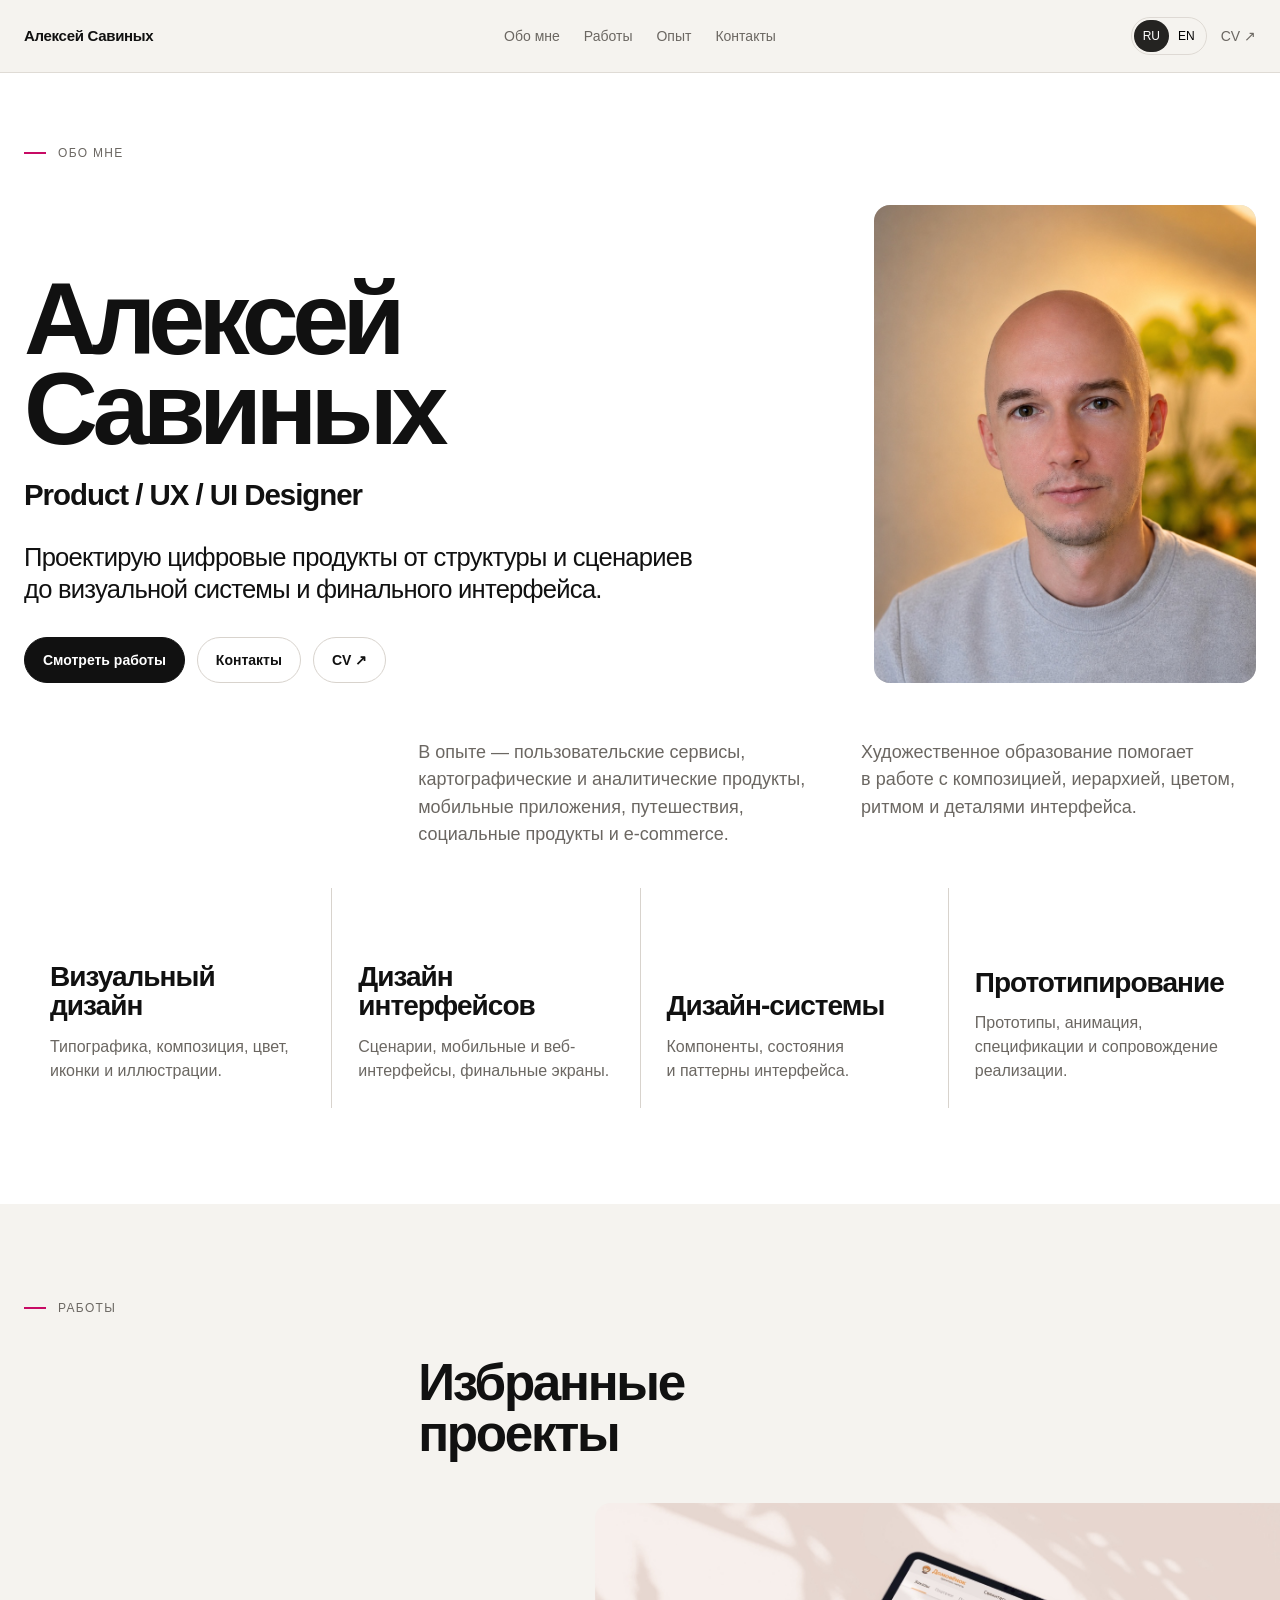
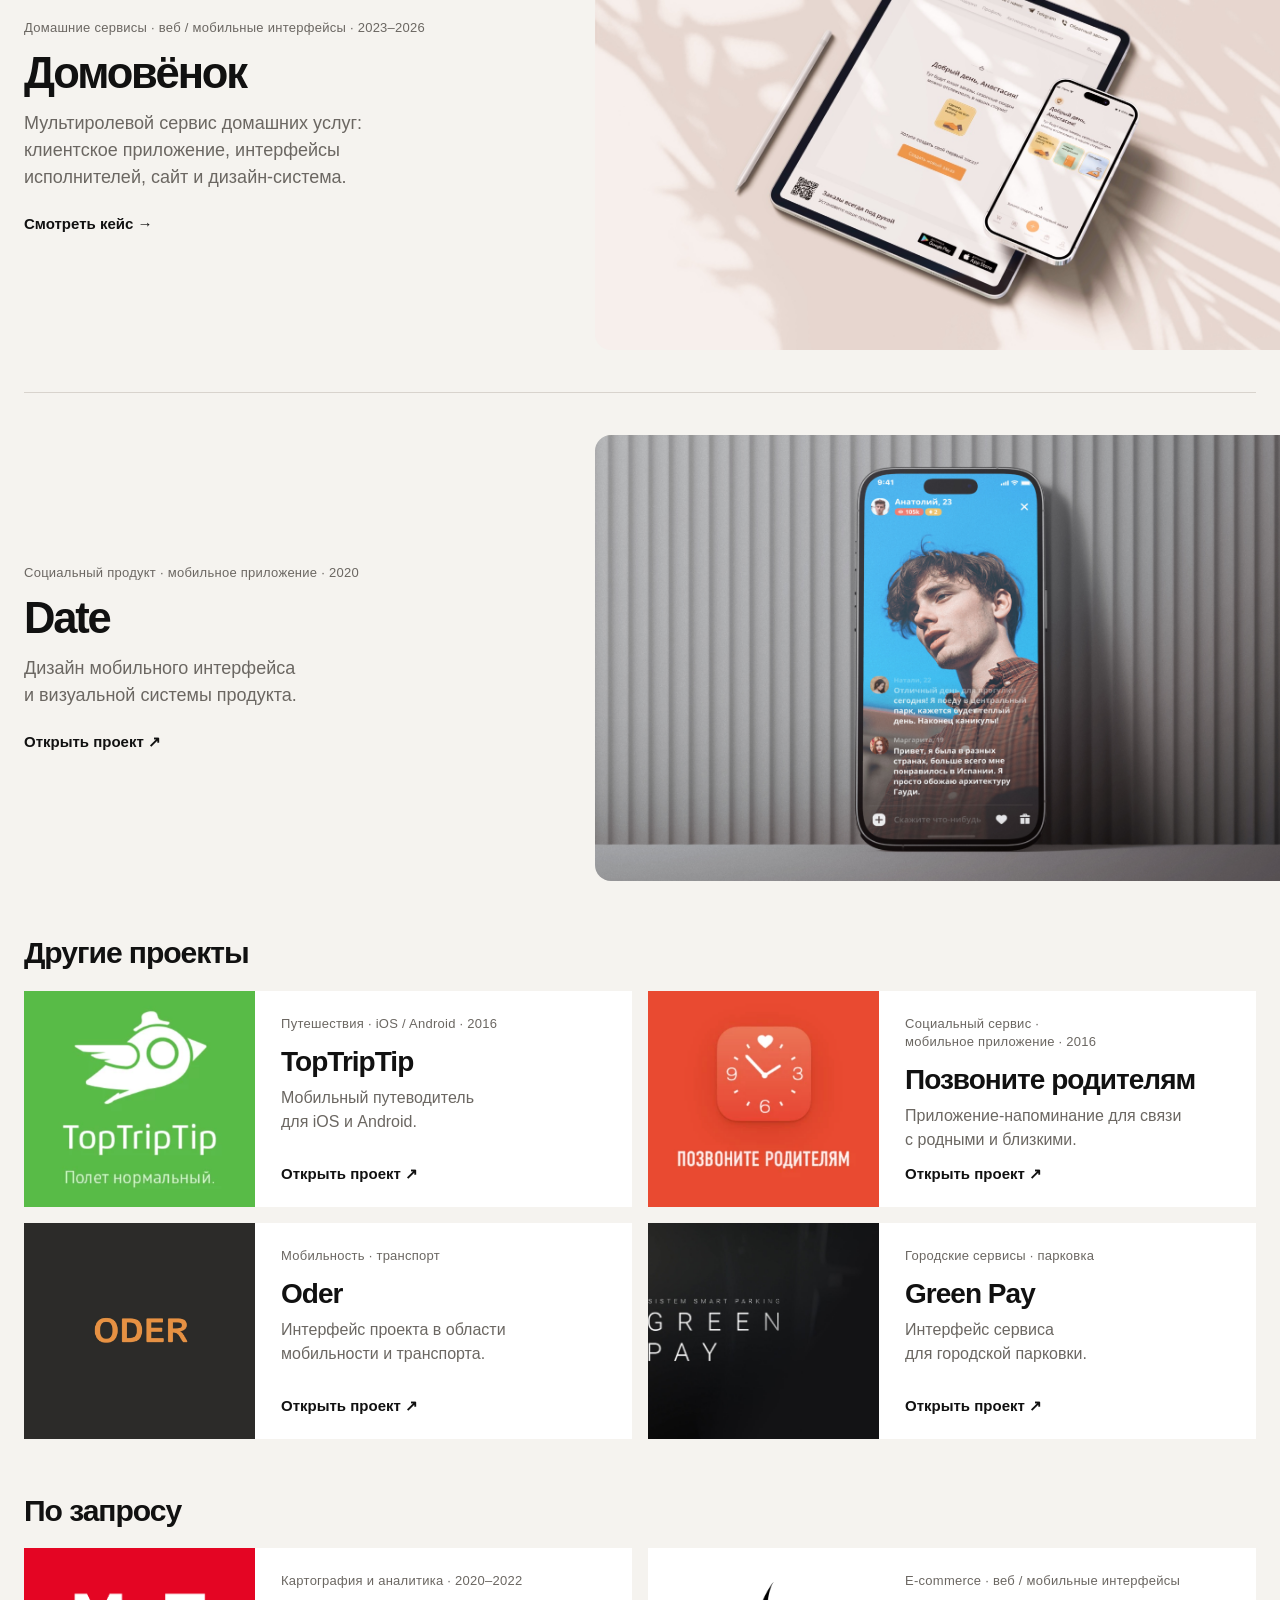
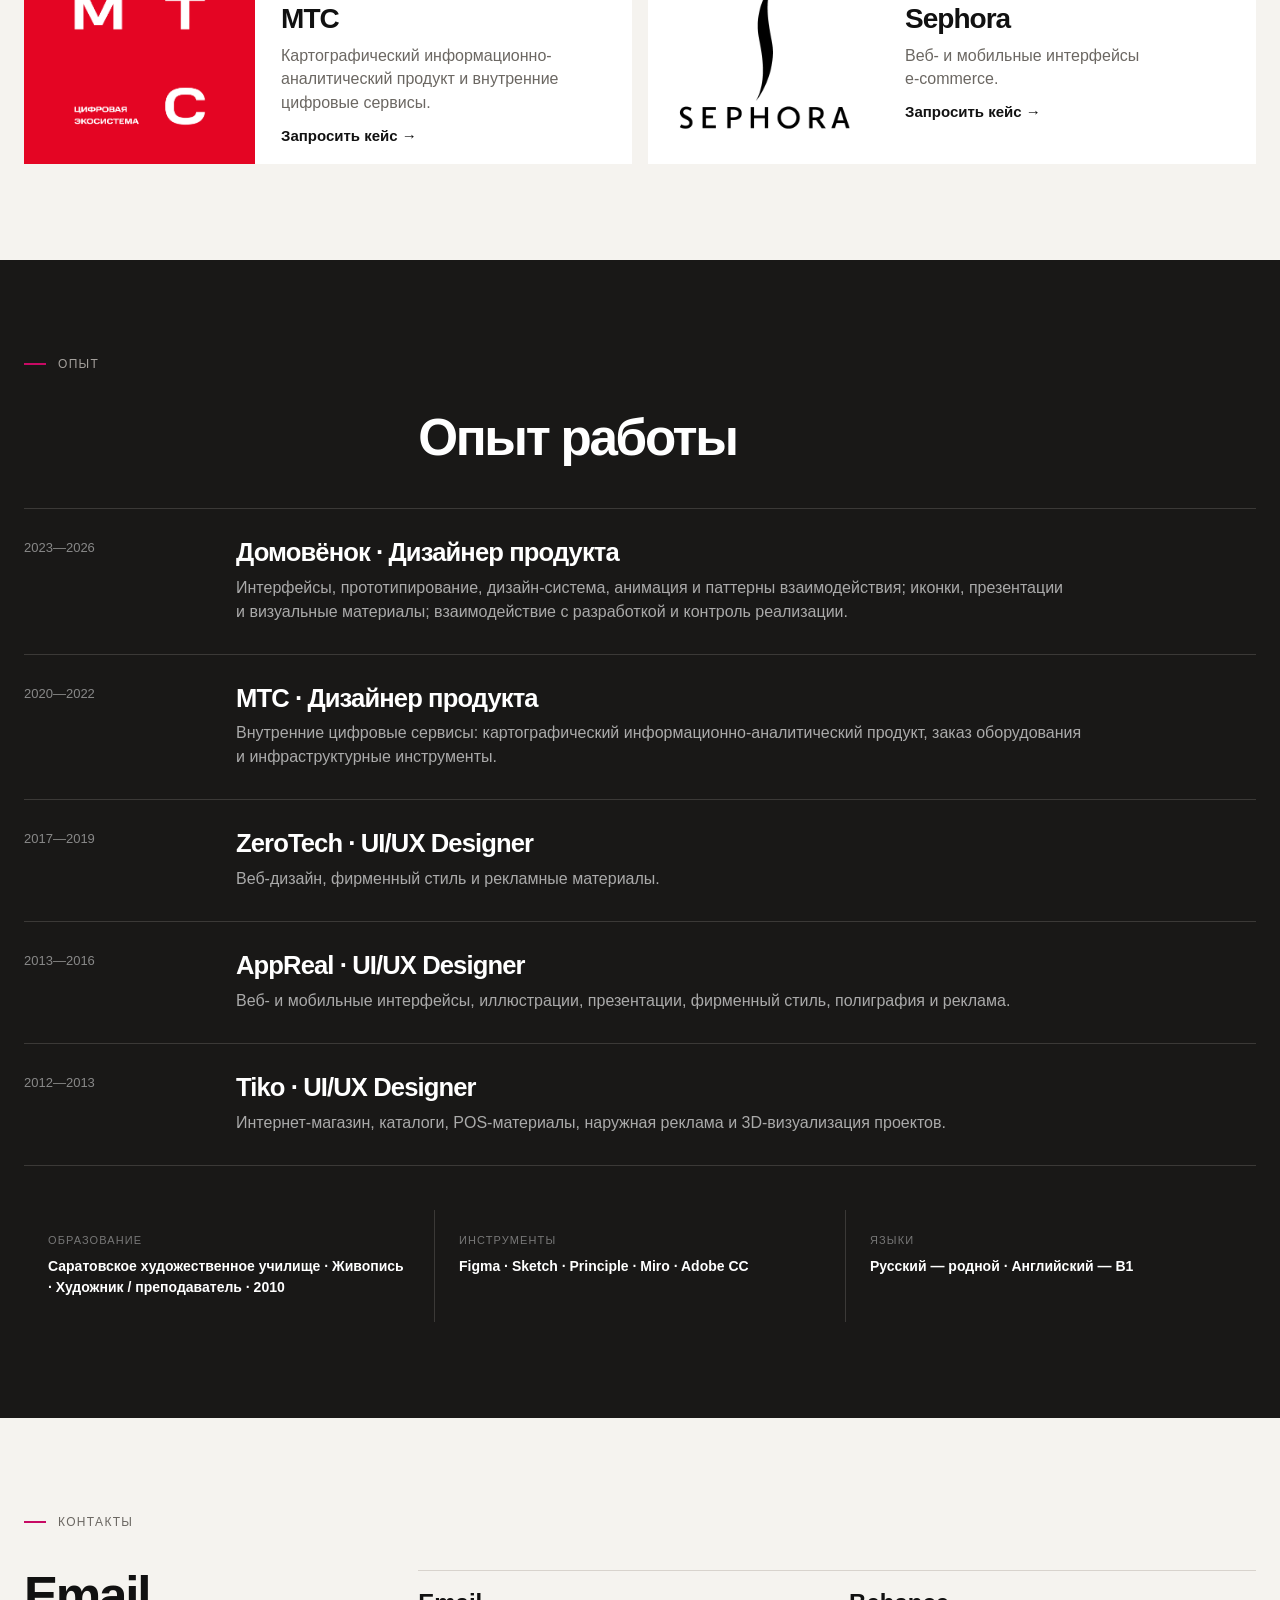
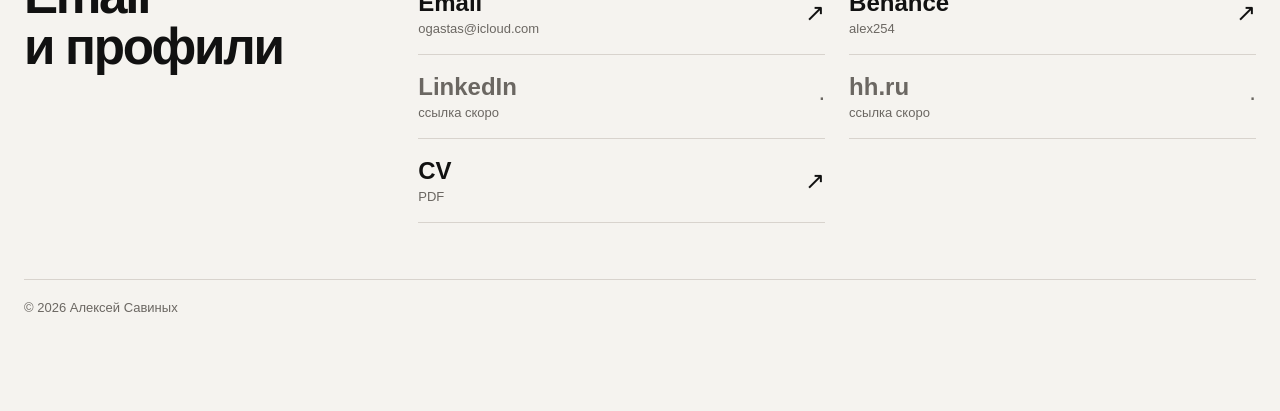
<file: index.html>
<!doctype html>
<html lang="ru">
<head>
  <meta charset="utf-8" />
  <meta name="viewport" content="width=device-width, initial-scale=1" />
  <meta name="description" content="Алексей Савиных — Product / UX / UI Designer. Портфолио продуктового и интерфейсного дизайна." data-meta-description />
  <title>Алексей Савиных — Product / UX / UI Designer</title>
  <link rel="stylesheet" href="styles.css" />
</head>
<body>
  <a class="skip-link" href="#main" data-i18n="skip">Перейти к содержимому</a>

  <header class="site-header" id="top">
    <div class="shell header-inner">
      <a class="brand" href="#about" aria-label="Алексей Савиных — обо мне" data-i18n-aria="brandAria"><span class="brand-name" data-i18n="brandName">Алексей Савиных</span></a>
      <nav class="desktop-nav" aria-label="Основная навигация" data-i18n-aria="mainNavAria">
        <a href="#about" data-i18n="navAbout">Обо мне</a>
        <a href="#work" data-i18n="navWork">Работы</a>
        <a href="#experience" data-i18n="navExperience">Опыт</a>
        <a href="#contact" data-i18n="navContact">Контакты</a>
      </nav>
      <div class="header-actions">
        <div class="lang-switch" aria-label="Язык" data-i18n-aria="languageAria">
          <button class="lang-btn is-active" type="button" data-lang="ru" aria-pressed="true">RU</button>
          <button class="lang-btn" type="button" data-lang="en" aria-pressed="false">EN</button>
        </div>
        <a class="cv-link" href="https://drive.google.com/file/d/1H_s0ojrtbCo3EBp_ZT7xwTFtt6R-jJSQ/view?usp=sharing" target="_blank" rel="noopener noreferrer" data-i18n="cvShort">CV ↗</a>
        <button class="menu-toggle" type="button" aria-expanded="false" aria-controls="mobile-panel"><span></span><span></span><span class="sr-only" data-i18n="menu">Меню</span></button>
      </div>
    </div>
    <div class="mobile-panel" id="mobile-panel" hidden>
      <nav aria-label="Мобильная навигация" data-i18n-aria="mobileNavAria">
        <a href="#about" data-i18n="navAbout">Обо мне</a>
        <a href="#work" data-i18n="navWork">Работы</a>
        <a href="#experience" data-i18n="navExperience">Опыт</a>
        <a href="#contact" data-i18n="navContact">Контакты</a>
        <a class="mobile-cv" href="https://drive.google.com/file/d/1H_s0ojrtbCo3EBp_ZT7xwTFtt6R-jJSQ/view?usp=sharing" target="_blank" rel="noopener noreferrer" data-i18n="cvShort">CV ↗</a>
      </nav>
    </div>
  </header>

  <main id="main">
    <section class="about section-pad section-anchor" id="about">
      <div class="shell">
        <div class="section-label reveal" data-i18n="aboutEyebrow">Обо мне</div>

        <div class="hero-grid">
          <div class="hero-copy reveal">
            <h1 data-i18n="heroTitle">Алексей Савиных</h1>
            <p class="hero-role">Product / UX / UI Designer</p>
            <p class="hero-lede" data-i18n="heroLead">Проектирую цифровые продукты от структуры и сценариев до визуальной системы и финального интерфейса.</p>
            <div class="hero-actions-row">
              <a class="button primary" href="#work" data-i18n="viewWork">Смотреть работы</a>
              <a class="button secondary" href="#contact" data-i18n="contactCta">Контакты</a>
              <a class="button secondary" href="https://drive.google.com/file/d/1H_s0ojrtbCo3EBp_ZT7xwTFtt6R-jJSQ/view?usp=sharing" target="_blank" rel="noopener noreferrer">CV ↗</a>
            </div>
          </div>
          <figure class="hero-photo reveal"><img src="assets/alexey.jpg" alt="Алексей Савиных, Product / UX / UI Designer" data-i18n-alt="portraitAlt" /></figure>
        </div>

        <div class="about-context reveal">
          <p data-i18n="aboutP1">В опыте — пользовательские сервисы, картографические и аналитические продукты, мобильные приложения, travel, social и e-commerce.</p>
          <p data-i18n="aboutP2">Художественное образование помогает в работе с композицией, иерархией, цветом, ритмом и деталями интерфейса.</p>
        </div>

        <div class="practice-grid">
          <article class="practice-card reveal"><h2 data-i18n="p1Title">Визуальный дизайн</h2><p data-i18n="p1Text">Типографика, композиция, цвет, иконки и иллюстрации.</p></article>
          <article class="practice-card reveal"><h2 data-i18n="p2Title">Дизайн интерфейсов</h2><p data-i18n="p2Text">Сценарии, мобильные и веб-интерфейсы, hi-fi UI.</p></article>
          <article class="practice-card reveal"><h2 data-i18n="p3Title">Дизайн-системы</h2><p data-i18n="p3Text">Компоненты, состояния и паттерны интерфейса.</p></article>
          <article class="practice-card reveal"><h2 data-i18n="p4Title">Прототипирование</h2><p data-i18n="p4Text">Прототипы, анимация, спецификации и сопровождение реализации.</p></article>
        </div>
      </div>
    </section>

    <section class="work section-pad section-anchor" id="work">
      <div class="shell">
        <div class="section-label reveal" data-i18n="selectedWork">Работы</div>
        <div class="section-heading reveal"><h2 data-i18n="workTitle">Избранные проекты</h2></div>

        <div class="case-list">
          <a class="case-row reveal" href="domovyonok.html" data-case-link>
            <div class="case-copy">
              <p class="case-meta" data-i18n="domMeta">Домашние сервисы · веб / мобильные интерфейсы · 2023–2026</p>
              <h3 data-i18n="domTitle">Домовёнок</h3>
              <p data-i18n="domDesc">Мультиролевой сервис домашних услуг: клиентское приложение, интерфейсы исполнителей, сайт и дизайн-система.</p>
              <span class="case-cta" data-i18n="viewCase">Смотреть кейс →</span>
            </div>
            <div class="case-image"><img src="assets/domovyonok-card.jpeg" alt="Интерфейсы сервиса Домовёнок" data-i18n-alt="domCardAlt" /></div>
          </a>
          <a class="case-row reveal" href="https://www.behance.net/gallery/94666005/Date" target="_blank" rel="noopener noreferrer">
            <div class="case-copy">
              <p class="case-meta" data-i18n="dateMeta">Социальный продукт · мобильное приложение · 2020</p>
              <h3>Date</h3>
              <p data-i18n="dateDesc">Дизайн мобильного интерфейса и визуальной системы продукта.</p>
              <span class="case-cta" data-i18n="viewProject">Открыть проект ↗</span>
            </div>
            <div class="case-image"><img src="assets/date-new.png" alt="Date mobile application interface" /></div>
          </a>
        </div>

        <div class="portfolio-group reveal">
          <div class="subsection-head"><h3 data-i18n="earlierTitle">Другие проекты</h3></div>
          <div class="portfolio-card-grid">
            <a class="portfolio-card" href="https://www.behance.net/gallery/38223823/mobilnyj-putevoditel-TopTripTip" target="_blank" rel="noopener noreferrer">
              <div class="portfolio-card-image"><img src="assets/toptriptip.png" alt="TopTripTip" /></div>
              <div class="portfolio-card-copy"><span data-i18n="tripDomain">Путешествия · iOS / Android · 2016</span><strong>TopTripTip</strong><p data-i18n="tripDesc">Мобильный путеводитель для iOS и Android.</p><em data-i18n="viewProject">Открыть проект →</em></div>
            </a>
            <a class="portfolio-card" href="https://www.behance.net/gallery/38446817/mobilnoe-prilozhenie-pozvonite-roditeljam" target="_blank" rel="noopener noreferrer">
              <div class="portfolio-card-image"><img src="assets/call-your-parents.png" alt="Позвоните родителям" data-i18n-alt="callAlt" /></div>
              <div class="portfolio-card-copy"><span data-i18n="callDomain">Социальный сервис · мобильное приложение · 2016</span><strong data-i18n="callTitle">Позвоните родителям</strong><p data-i18n="callDesc">Приложение-напоминание для связи с родными и близкими.</p><em data-i18n="viewProject">Открыть проект →</em></div>
            </a>
            <a class="portfolio-card" href="https://www.behance.net/gallery/161971829/Oder" target="_blank" rel="noopener noreferrer">
              <div class="portfolio-card-image"><img src="assets/oder.jpg" alt="Oder" /></div>
              <div class="portfolio-card-copy"><span data-i18n="oderDomain">Мобильность · транспорт</span><strong>Oder</strong><p data-i18n="oderDesc">Интерфейс проекта в области мобильности и транспорта.</p><em data-i18n="viewProject">Открыть проект →</em></div>
            </a>
            <a class="portfolio-card" href="https://www.behance.net/gallery/161954675/Green-pay" target="_blank" rel="noopener noreferrer">
              <div class="portfolio-card-image"><img src="assets/green-pay.png" alt="Green Pay" /></div>
              <div class="portfolio-card-copy"><span data-i18n="greenDomain">Городские сервисы · парковка</span><strong>Green Pay</strong><p data-i18n="greenDesc">Интерфейс сервиса для городской парковки.</p><em data-i18n="viewProject">Открыть проект →</em></div>
            </a>
          </div>
        </div>

        <div class="portfolio-group request-group reveal">
          <div class="subsection-head"><h3 data-i18n="requestWorkTitle">По запросу</h3></div>
          <div class="portfolio-card-grid">
            <button class="portfolio-card" type="button" data-private-project="mts">
              <div class="portfolio-card-image"><img src="assets/mts-cover.png" alt="МТС — цифровая экосистема" data-i18n-alt="mtsAlt" /></div>
              <div class="portfolio-card-copy"><span data-i18n="mtsMeta">Картография и аналитика · 2020–2022</span><strong>МТС</strong><p data-i18n="mtsCard">Картографический информационно-аналитический продукт и внутренние цифровые сервисы.</p><em data-i18n="requestCase">Запросить кейс →</em></div>
            </button>
            <button class="portfolio-card" type="button" data-private-project="sephora">
              <div class="portfolio-card-image"><img src="assets/sephora-logo-user.png" alt="Sephora — интерфейсы e-commerce" data-i18n-alt="sephoraAlt" /></div>
              <div class="portfolio-card-copy"><span data-i18n="sephoraMeta">E-commerce · веб / мобильные интерфейсы</span><strong>Sephora</strong><p data-i18n="sephoraCard">Веб- и мобильные интерфейсы e-commerce.</p><em data-i18n="requestCase">Запросить кейс →</em></div>
            </button>
          </div>
        </div>
      </div>
    </section>

    <section class="experience section-pad section-anchor" id="experience">
      <div class="shell">
        <div class="section-label reveal" data-i18n="experienceEyebrow">Опыт</div>
        <div class="section-heading reveal"><h2 data-i18n="experienceTitle">Опыт работы</h2></div>
        <div class="timeline">
          <article class="timeline-item reveal"><time>2023—2026</time><div><h3 data-i18n="domCompany">Домовёнок · Дизайнер продукта</h3><p data-i18n="domExp">Интерфейсы, прототипирование, дизайн-система, анимация и паттерны взаимодействия; иконки, презентации и визуальные материалы; взаимодействие с разработкой и контроль реализации.</p></div></article>
          <article class="timeline-item reveal"><time>2020—2022</time><div><h3 data-i18n="mtsCompany">МТС · Дизайнер продукта</h3><p data-i18n="mtsExp">Внутренние цифровые сервисы: картографический информационно-аналитический продукт, заказ оборудования и инфраструктурные инструменты.</p></div></article>
          <article class="timeline-item reveal"><time>2017—2019</time><div><h3>ZeroTech · UI/UX Designer</h3><p data-i18n="zeroExp">Веб-дизайн, фирменный стиль и рекламные материалы.</p></div></article>
          <article class="timeline-item reveal"><time>2013—2016</time><div><h3>AppReal · UI/UX Designer</h3><p data-i18n="apprealExp">Веб- и мобильные интерфейсы, иллюстрации, презентации, фирменный стиль, полиграфия и реклама.</p></div></article>
          <article class="timeline-item reveal"><time>2012—2013</time><div><h3>Tiko · UI/UX Designer</h3><p data-i18n="tikoExp">Интернет-магазин, каталоги, POS-материалы, наружная реклама и 3D-визуализация проектов.</p></div></article>
        </div>
        <div class="credentials reveal">
          <div><span data-i18n="educationLabel">Образование</span><strong data-i18n="educationText">Саратовское художественное училище · Живопись · Художник / преподаватель · 2010</strong></div>
          <div><span data-i18n="toolsLabel">Инструменты</span><strong>Figma · Sketch · Principle · Miro · Adobe CC</strong></div>
          <div><span data-i18n="languagesLabel">Языки</span><strong data-i18n="languagesText">Русский — родной · Английский — B1</strong></div>
        </div>
      </div>
    </section>

    <section class="contact section-pad section-anchor" id="contact">
      <div class="shell">
        <div class="section-label reveal" data-i18n="contactEyebrow">Контакты</div>
        <div class="contact-grid reveal">
          <div class="contact-head"><h2 data-i18n="contactTitle">Email и профили</h2></div>
          <div class="contact-links">
            <a href="mailto:ogastas@icloud.com"><span>Email</span><small>ogastas@icloud.com</small><span>↗</span></a>
            <a href="https://www.behance.net/alex254" target="_blank" rel="noopener noreferrer"><span>Behance</span><small>alex254</small><span>↗</span></a>
            <a href="#" class="profile-placeholder" aria-disabled="true"><span>LinkedIn</span><small data-i18n="contactPlaceholder">ссылка скоро</small><span>·</span></a>
            <a href="#" class="profile-placeholder" aria-disabled="true"><span>hh.ru</span><small data-i18n="contactPlaceholder">ссылка скоро</small><span>·</span></a>
            <a href="https://drive.google.com/file/d/1H_s0ojrtbCo3EBp_ZT7xwTFtt6R-jJSQ/view?usp=sharing" target="_blank" rel="noopener noreferrer"><span>CV</span><small>PDF</small><span>↗</span></a>
          </div>
        </div>
        <div class="contact-copyright">© <span id="year"></span> <span data-i18n="brandName">Алексей Савиных</span></div>
      </div>
    </section>

    <div class="case-modal" id="case-modal" hidden role="dialog" aria-modal="true" aria-labelledby="case-modal-title">
      <button class="case-modal-backdrop" type="button" data-modal-close aria-label="Закрыть" data-i18n-aria="closeAria"></button>
      <div class="case-modal-panel">
        <button class="case-modal-close" type="button" data-modal-close aria-label="Закрыть" data-i18n-aria="closeAria">×</button>
        <div class="modal-kicker" data-i18n="privateKicker">По запросу</div>
        <h2 id="case-modal-title" data-i18n="privateModalTitle">Просмотр кейса доступен по запросу</h2>
        <p data-i18n="privateModalText">Материалы проекта не опубликованы открыто. Напишите мне, и я пришлю доступ к кейсу.</p>
        <a class="button primary" id="case-modal-mail" href="mailto:ogastas@icloud.com?subject=Portfolio%20case%20request" data-i18n="requestButton">Запросить</a>
      </div>
    </div>
  </main>

  <button class="floating-back-top" type="button" data-back-top aria-label="Наверх" title="Наверх" data-i18n-aria="backTopAria" data-i18n-title="backTopAria">↑ <span data-i18n="backTopShort">Наверх</span></button>
  <script src="script.js"></script>
</body>
</html>
</file>
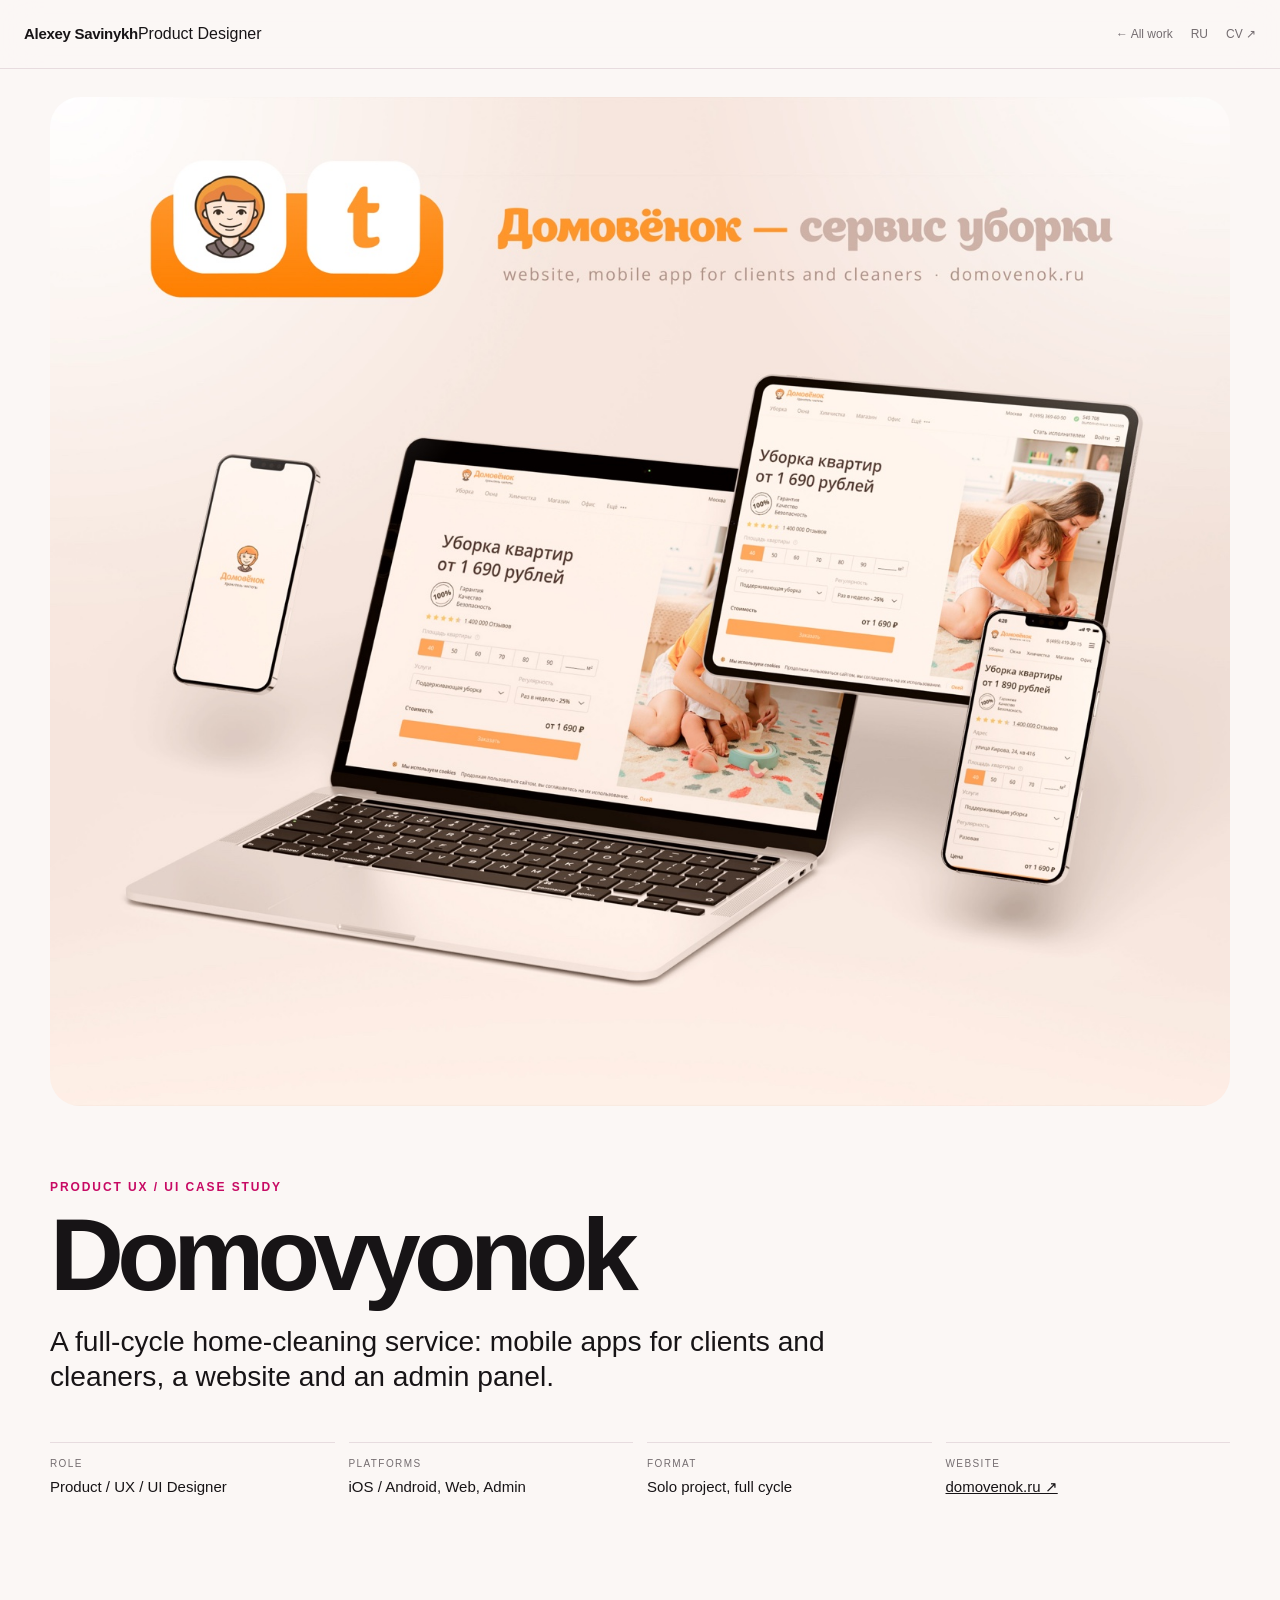
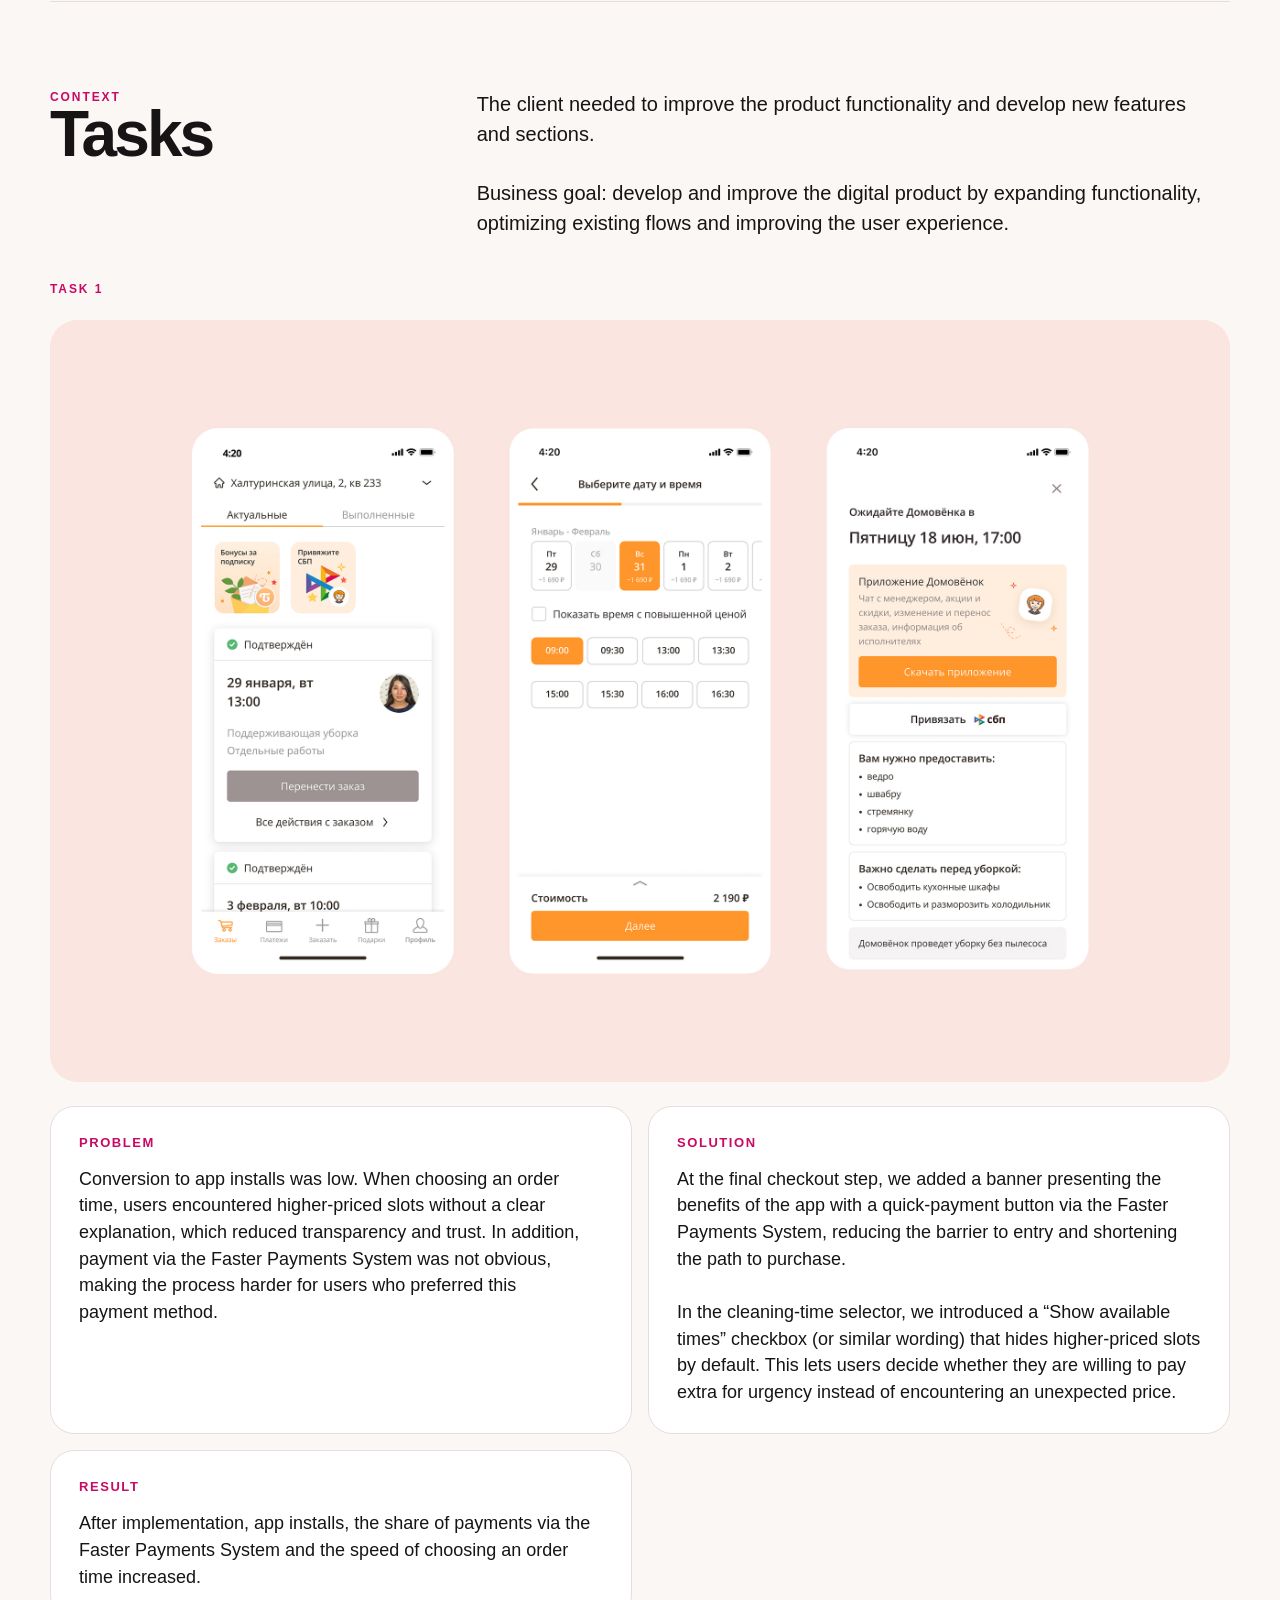
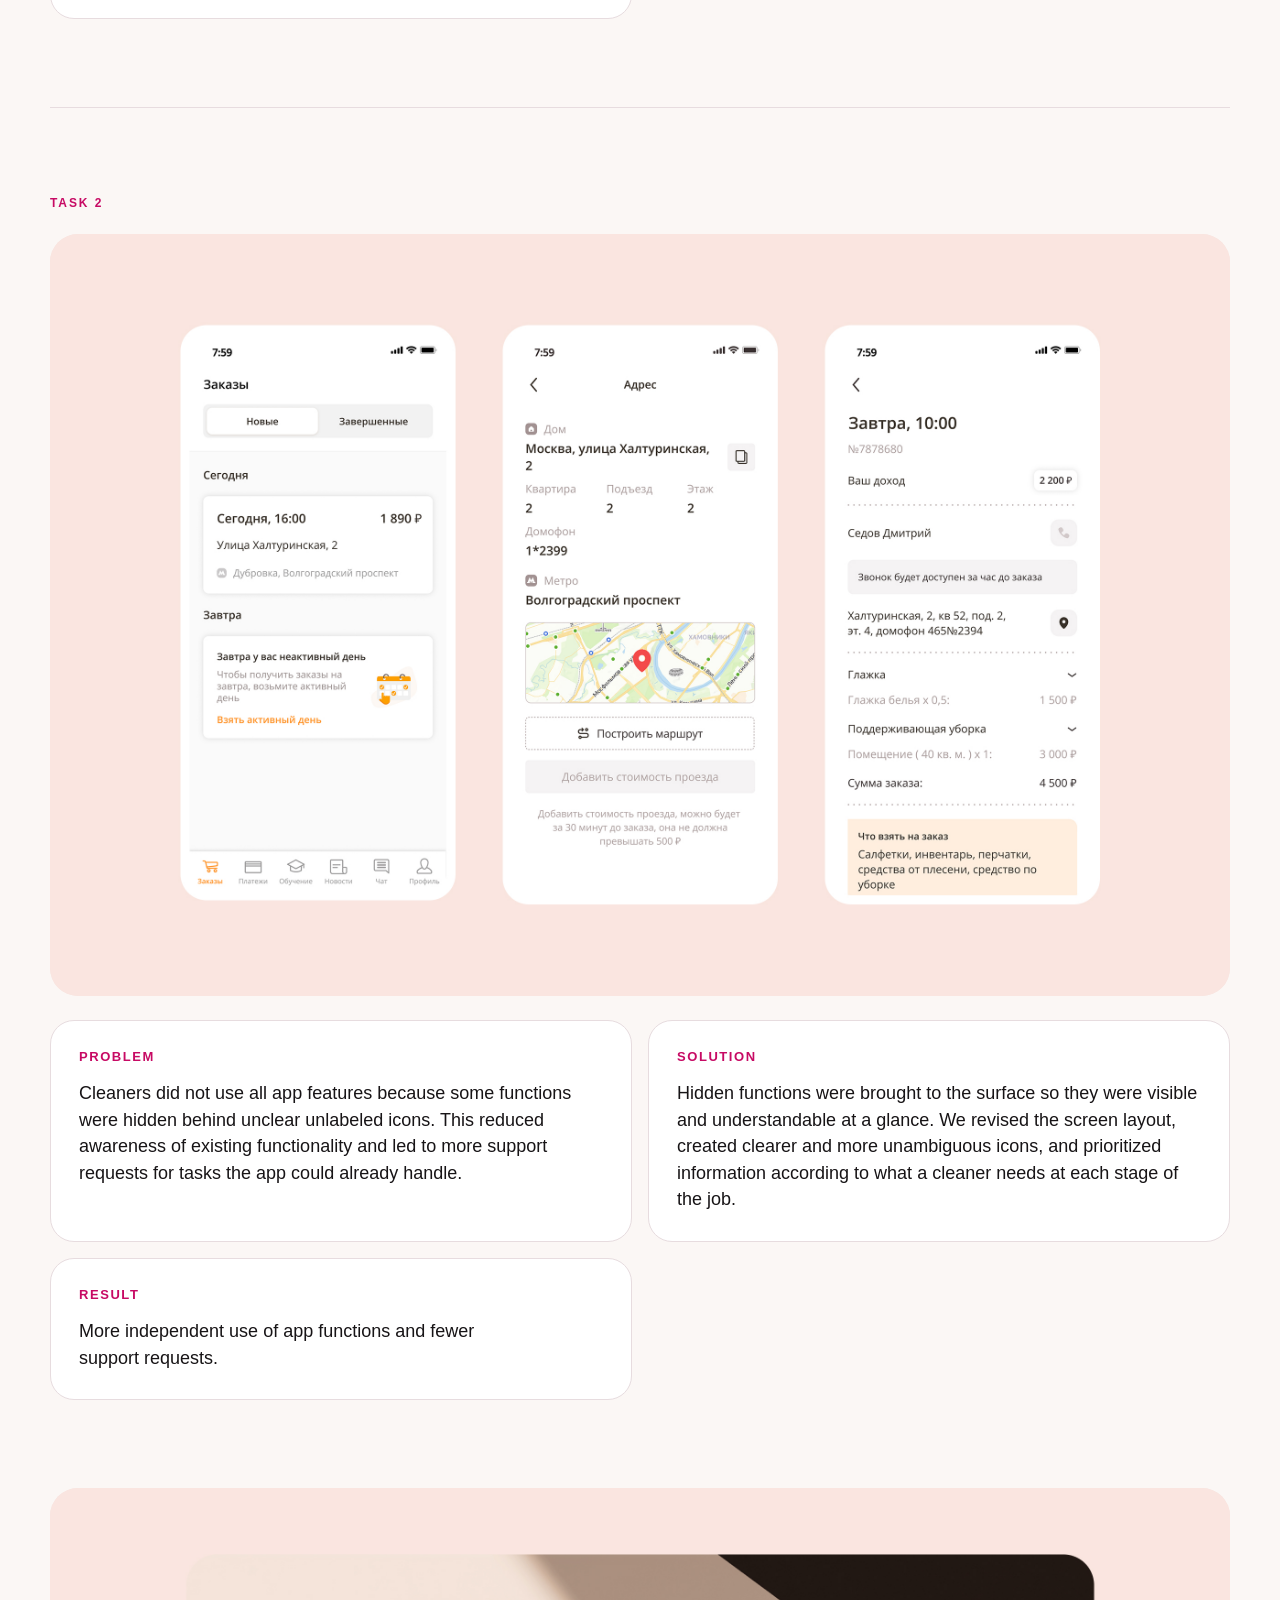
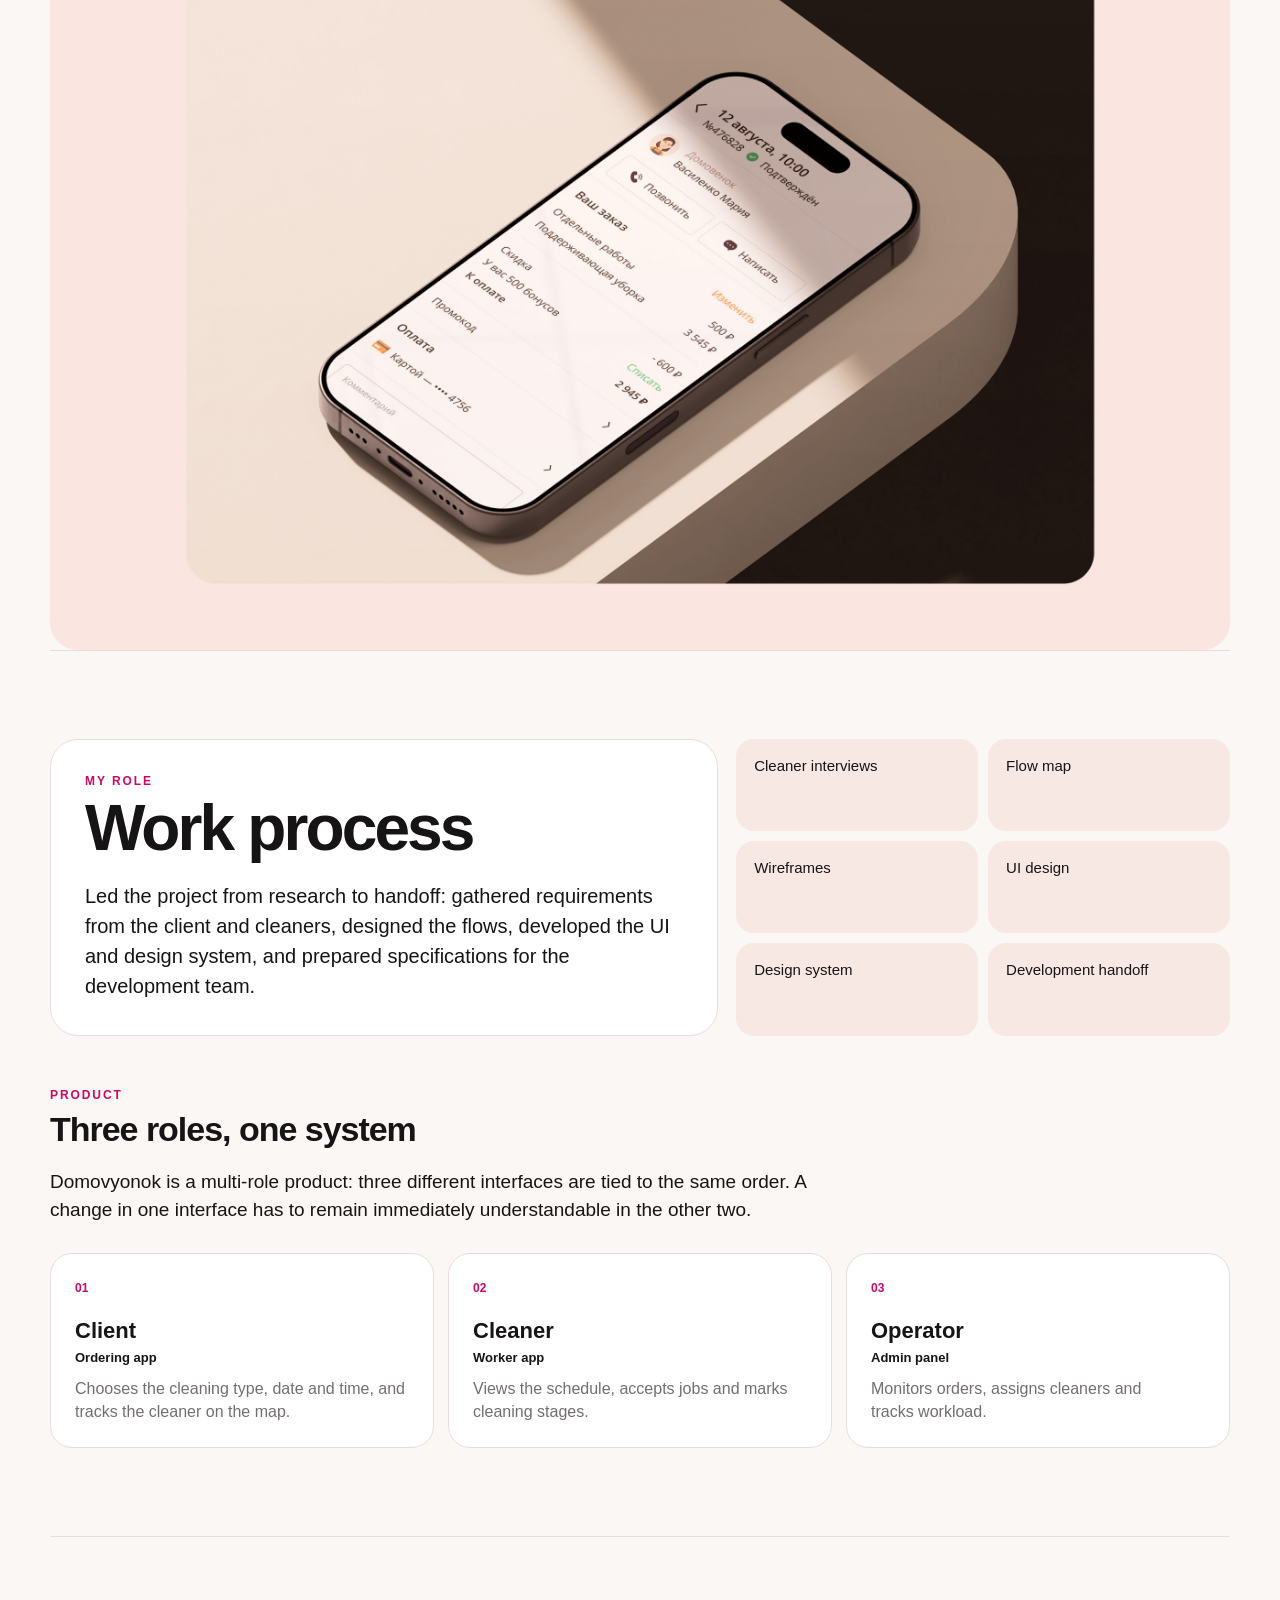
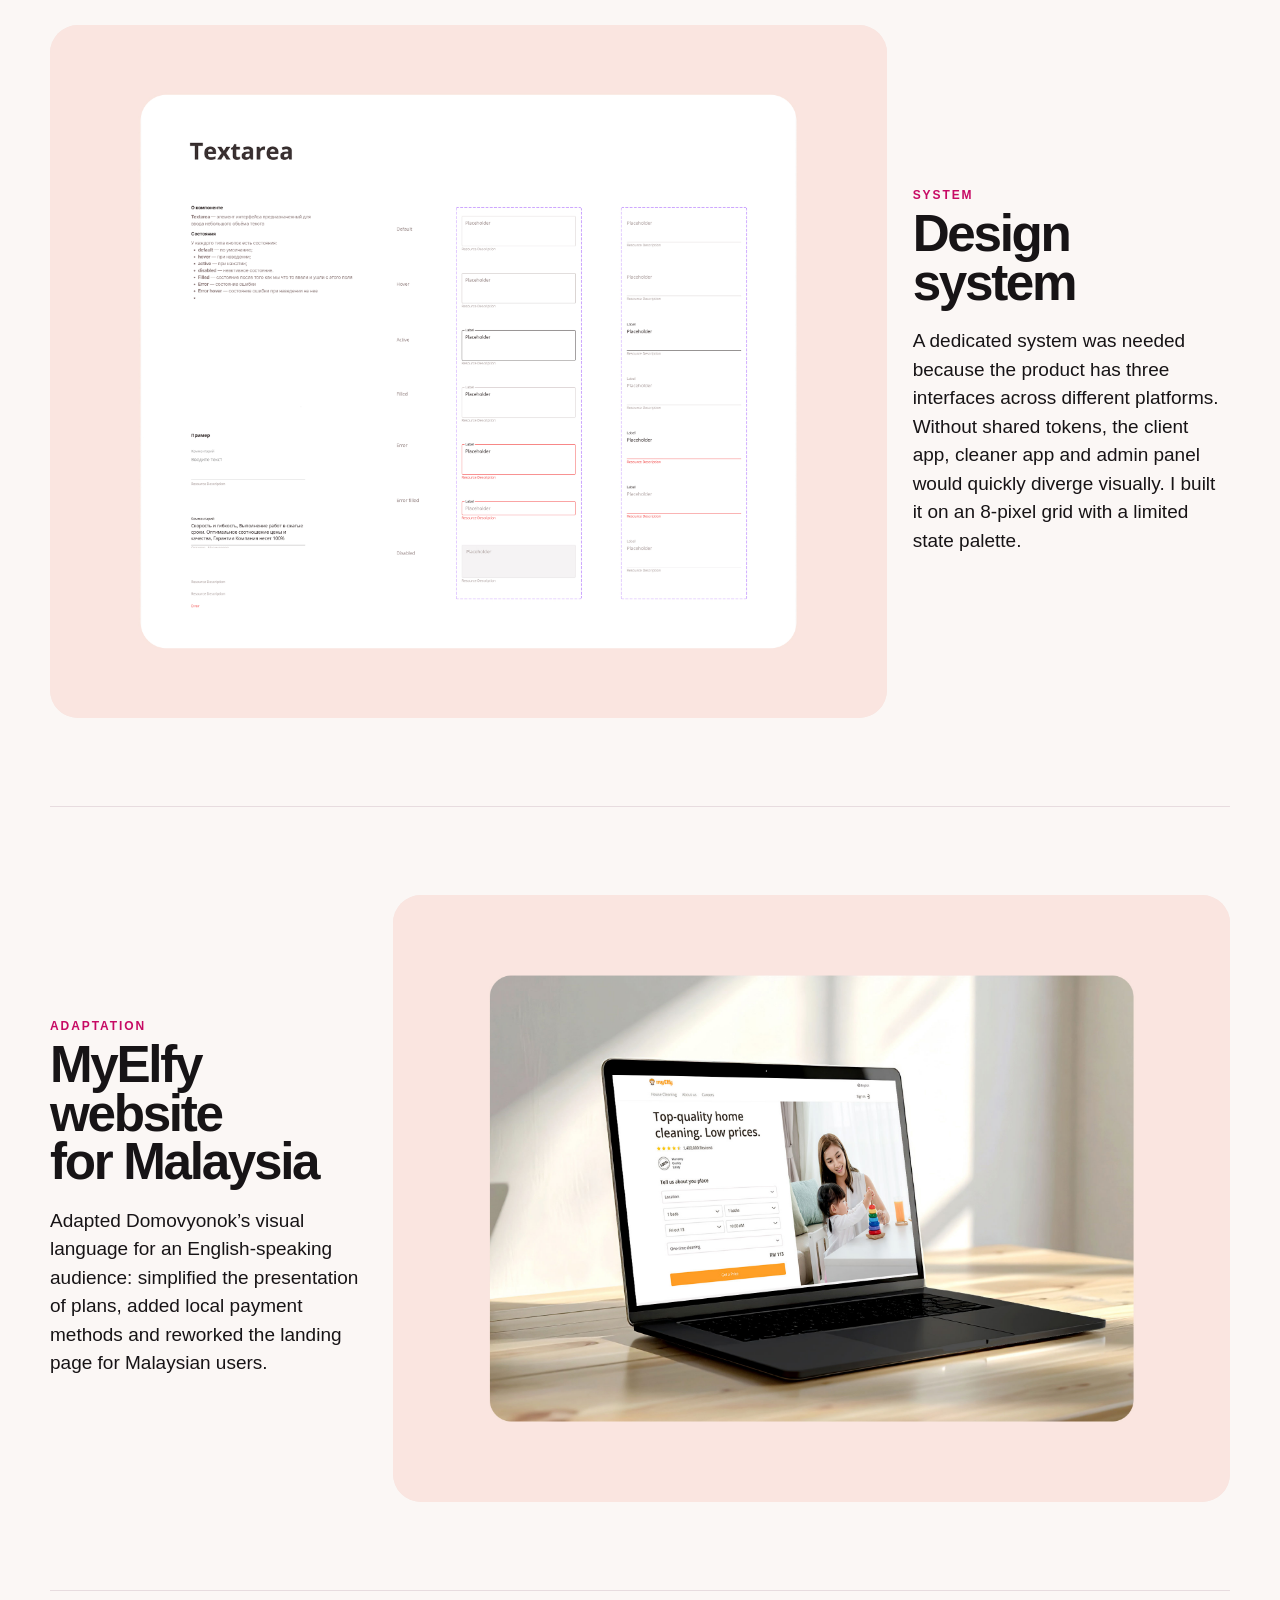
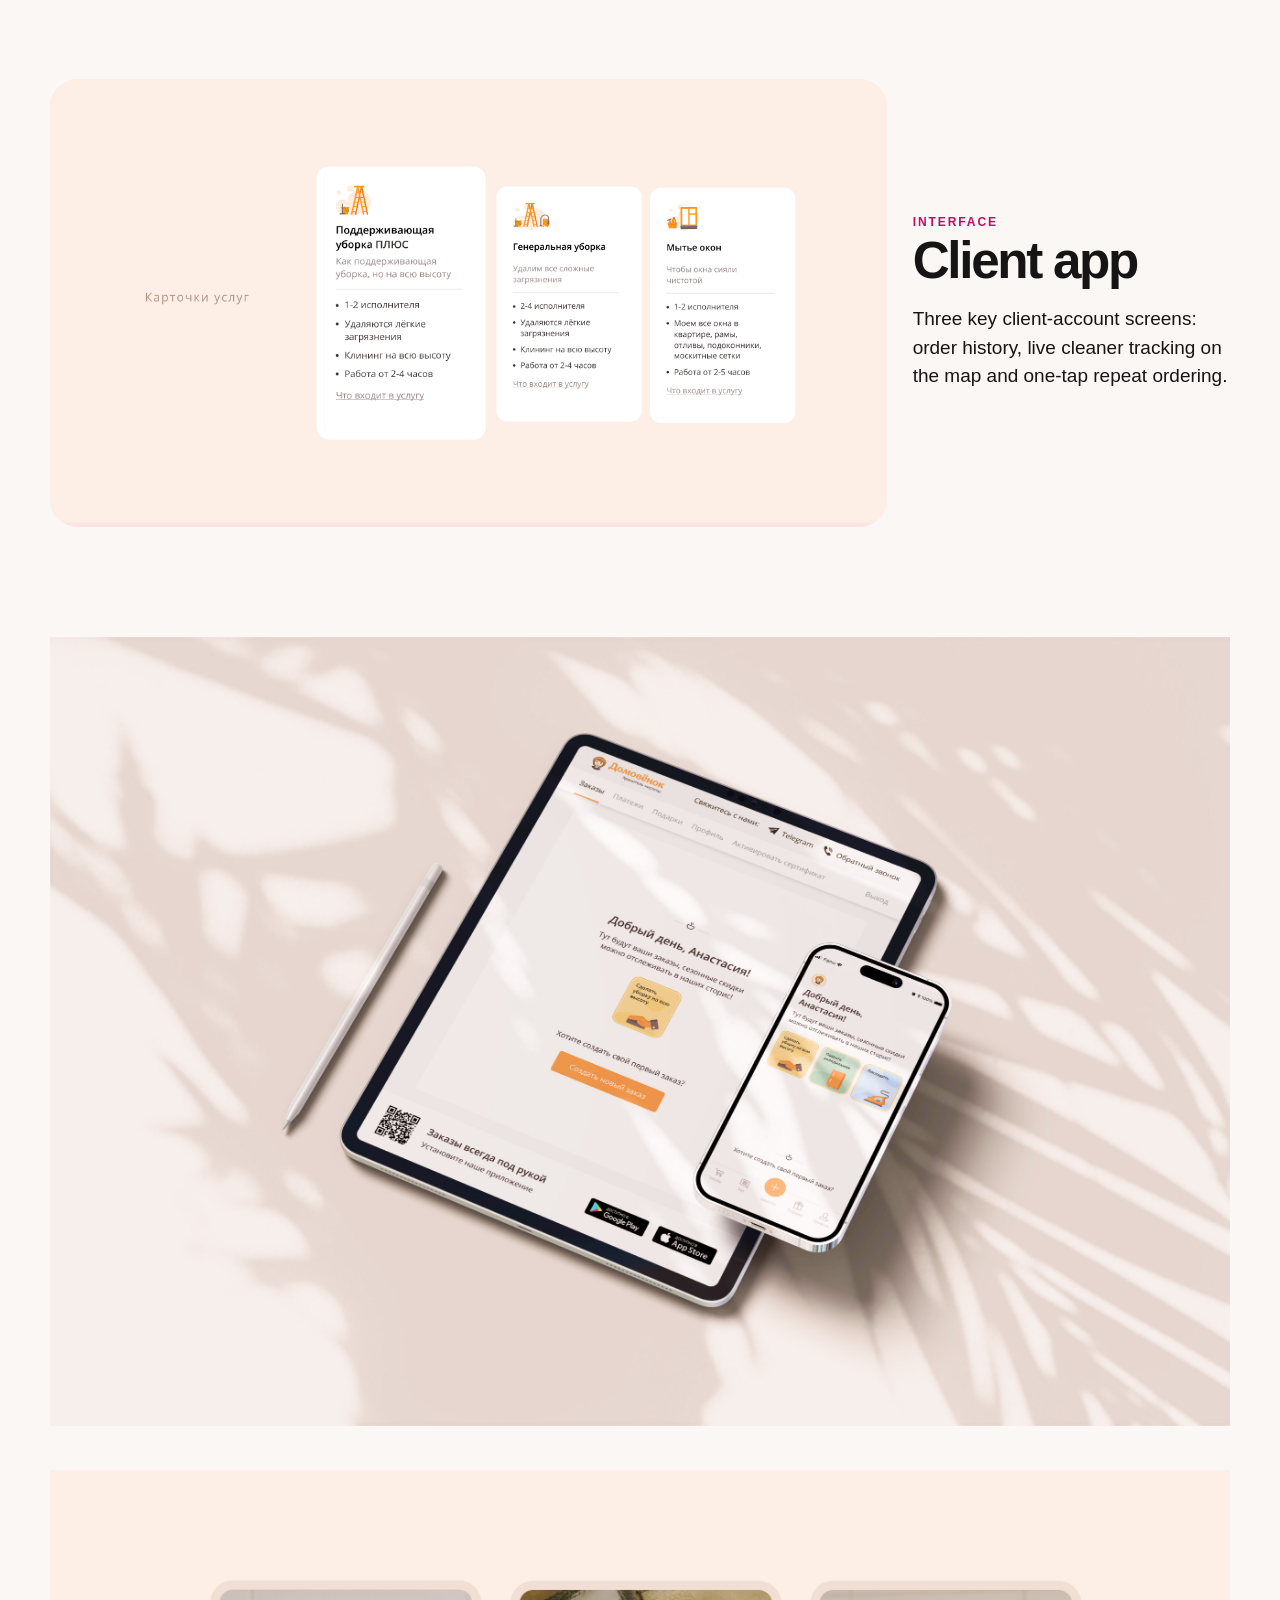
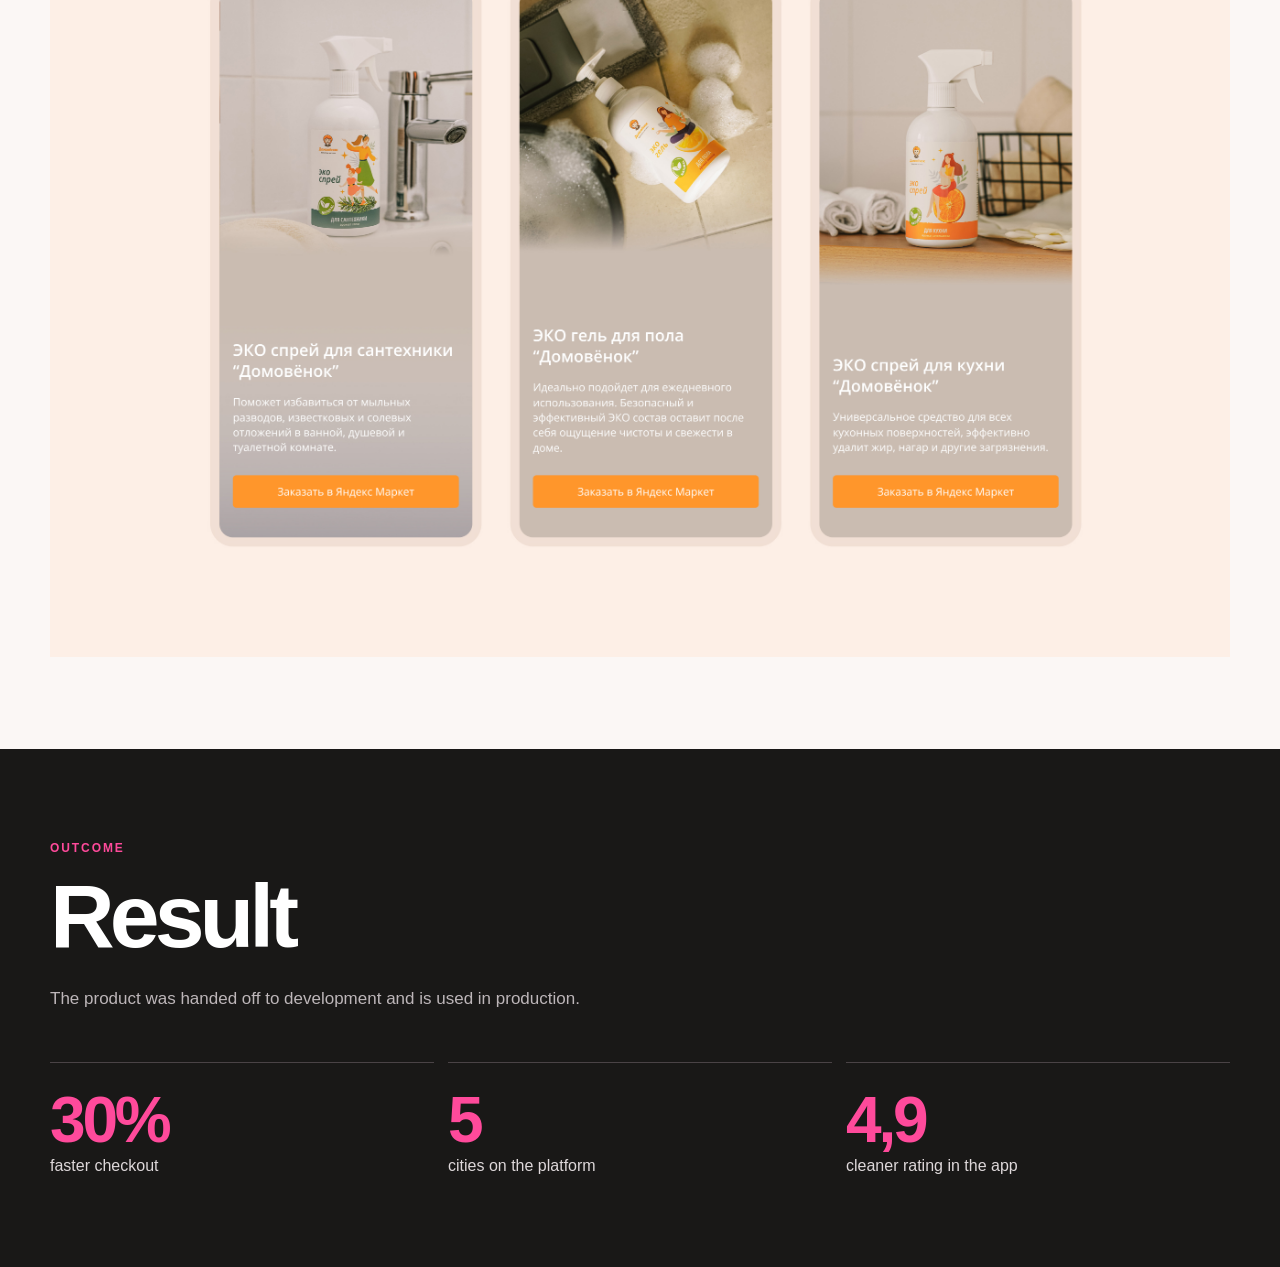
<file: domovyonok-en.html>
<!doctype html><html lang="en" data-theme="accent"><head><meta charset="utf-8"><meta name="viewport" content="width=device-width,initial-scale=1"><meta name="description" content="Domovyonok — product design case study by Alexey Savinykh"><title>Domovyonok — Alexey Savinykh</title><link rel="stylesheet" href="styles.css"><style>
:root{--case-bg:#fbf7f5;--case-card:#fff;--case-soft:#f8e8e3;--case-ink:#171416;--case-muted:#746d70;--case-accent:#c70a64;--case-line:#e7dcdf}*{box-sizing:border-box}body{margin:0;background:var(--case-bg);color:var(--case-ink)}.case-topbar{position:sticky;top:0;z-index:50;background:rgba(251,247,245,.9);backdrop-filter:blur(18px);border-bottom:1px solid var(--case-line)}.case-topbar .shell{min-height:68px;display:grid;grid-template-columns:1fr auto auto auto;gap:18px;align-items:center}.case-back,.case-cv{text-decoration:none;color:var(--case-muted);font-size:12px}.case-wrap{width:min(1180px,calc(100% - 40px));margin:auto}.hero-img,.media{margin:0}.hero-img img,.media img{display:block;width:100%;height:auto}.hero-img{margin-top:28px;border-radius:30px;overflow:hidden;background:var(--case-soft)}.hero-img+ .hero-img{margin-top:16px}.intro{padding:74px 0 88px}.eyebrow{font-size:12px;letter-spacing:.16em;text-transform:uppercase;color:var(--case-accent);font-weight:700}.intro h1{font-size:clamp(58px,8vw,108px);line-height:.88;letter-spacing:-.065em;margin:16px 0 24px}.lede{font-size:clamp(21px,2.2vw,32px);line-height:1.25;max-width:820px;margin:0 0 48px}.meta{display:grid;grid-template-columns:repeat(4,1fr);gap:14px}.meta div,.role-chip{border-top:1px solid var(--case-line);padding-top:15px}.meta dt,.mini-label{font-size:10px;letter-spacing:.14em;text-transform:uppercase;color:var(--case-muted);margin-bottom:7px}.meta dd{margin:0;font-size:15px;line-height:1.4}.meta a{color:inherit}.section{padding:88px 0;border-top:1px solid var(--case-line)}.section-head{display:grid;grid-template-columns:1fr 2fr;gap:50px;margin-bottom:44px}.section h2{font-size:clamp(38px,5vw,70px);letter-spacing:-.045em;line-height:.95;margin:0}.section-copy{font-size:20px;line-height:1.48;max-width:740px;margin:0}.task-media{margin-top:24px}.problem-solution{display:grid;grid-template-columns:1fr 1fr;gap:16px;margin-top:24px}.ps-card{background:var(--case-card);border:1px solid var(--case-line);border-radius:24px;padding:28px}.ps-card h3{font-size:13px;text-transform:uppercase;letter-spacing:.12em;color:var(--case-accent);margin:0 0 16px}.ps-card p{font-size:18px;line-height:1.48;margin:0}.media{border-radius:28px;overflow:hidden;background:var(--case-soft)}.media img{object-fit:contain}.media + .section-copy{margin-top:28px}.role-grid{display:grid;grid-template-columns:1.15fr .85fr;gap:18px}.role-main{background:var(--case-card);border:1px solid var(--case-line);border-radius:28px;padding:34px}.role-main p{font-size:20px;line-height:1.5;margin:0}.steps{display:grid;grid-template-columns:repeat(2,1fr);gap:10px}.step{padding:18px;border-radius:18px;background:var(--case-soft);font-size:15px}.system{margin-top:52px}.system h3{font-size:34px;letter-spacing:-.03em;margin:8px 0 16px}.system>p{max-width:800px;font-size:19px;line-height:1.5}.roles{display:grid;grid-template-columns:repeat(3,1fr);gap:14px;margin-top:28px}.role-card{background:var(--case-card);border:1px solid var(--case-line);border-radius:22px;padding:24px}.role-num{color:var(--case-accent);font-size:12px;font-weight:700}.role-card h4{font-size:22px;margin:22px 0 6px}.role-card b{display:block;font-size:13px;margin-bottom:12px}.role-card p{color:var(--case-muted);line-height:1.45;margin:0}.visual-text{display:grid;grid-template-columns:minmax(0,1.45fr) minmax(280px,.55fr);gap:26px;align-items:center}.visual-text.reverse{grid-template-columns:minmax(280px,.55fr) minmax(0,1.45fr)}.visual-text.reverse .media{order:2}.visual-copy h2{margin:8px 0 20px;font-size:clamp(36px,4vw,58px)}.visual-copy p{font-size:19px;line-height:1.5;margin:0}.full-media{padding:22px 0}.full-media .media{border-radius:0;background:transparent}.result{background:#191817;color:white;margin-top:70px;padding:92px 0}.result .eyebrow{color:#ff4a9b}.result h2{font-size:clamp(52px,7vw,92px);margin:10px 0 18px;letter-spacing:-.055em}.result-note{color:#bdb6b9;max-width:700px;font-size:17px;line-height:1.5}.metrics{display:grid;grid-template-columns:repeat(3,1fr);gap:14px;margin-top:50px}.metric{border-top:1px solid #4a4346;padding-top:20px}.metric strong{display:block;font-size:clamp(38px,5vw,70px);letter-spacing:-.05em;color:#ff4a9b}.metric span{font-size:16px;color:#ded8da}.case-footer{background:#191817;padding:0 0 48px;color:white}.case-footer .shell{display:flex;justify-content:space-between;border-top:1px solid #4a4346;padding-top:22px}.case-footer a{color:#c7c0c3;text-decoration:none;font-size:12px}@media(max-width:760px){.case-wrap{width:min(100% - 24px,1180px)}.case-topbar .shell{grid-template-columns:1fr auto auto;min-height:60px}.case-cv,.brand-role{display:none}.hero-img{border-radius:18px;margin-top:12px}.intro,.section{padding:54px 0}.meta{grid-template-columns:1fr 1fr}.section-head,.visual-text,.visual-text.reverse,.role-grid{grid-template-columns:1fr;gap:24px}.visual-text.reverse .media{order:0}.problem-solution,.roles,.metrics{grid-template-columns:1fr}.steps{grid-template-columns:1fr 1fr}.media{border-radius:18px}.result{padding:64px 0}.case-footer .shell{flex-direction:column;gap:14px}}
</style></head><body>
<header class="case-topbar"><div class="shell"><a class="brand" href="index.html?lang=en"><span class="brand-name">Alexey Savinykh</span><span class="brand-role">Product Designer</span></a><a class="case-back" href="index.html?lang=en#work">← All work</a><a class="case-back" href="domovyonok.html" aria-label="Russian version">RU</a><a class="case-cv" href="https://drive.google.com/file/d/1H_s0ojrtbCo3EBp_ZT7xwTFtt6R-jJSQ/view?usp=sharing" target="_blank" rel="noopener">CV ↗</a></div></header>
<main>
<div class="case-wrap"><figure class="hero-img"><img src="assets/domovyonok-hero-new.jpeg" alt="Domovyonok — home cleaning service"></figure>
<section class="intro"><div class="eyebrow">Product UX / UI case study</div><h1>Domovyonok</h1><p class="lede">A full-cycle home-cleaning service: mobile apps for clients and cleaners, a website and an admin panel.</p><dl class="meta"><div><dt>Role</dt><dd>Product / UX / UI Designer</dd></div><div><dt>Platforms</dt><dd>iOS / Android, Web, Admin</dd></div><div><dt>Format</dt><dd>Solo project, full cycle</dd></div><div><dt>Website</dt><dd><a href="https://domovenok.ru" target="_blank" rel="noopener">domovenok.ru ↗</a></dd></div></dl></section>
<section class="section"><div class="section-head"><div><div class="eyebrow">Context</div><h2>Tasks</h2></div><p class="section-copy">The client needed to improve the product functionality and develop new features and sections.<br><br>Business goal: develop and improve the digital product by expanding functionality, optimizing existing flows and improving the user experience.</p></div><div class="eyebrow">Task 1</div><figure class="media task-media"><img src="assets/domovyonok-sequence/3.jpg" alt="Domovyonok — task 1"></figure><div class="problem-solution"><article class="ps-card"><h3>Problem</h3><p>Conversion to app installs was low. When choosing an order time, users encountered higher-priced slots without a clear explanation, which reduced transparency and trust. In addition, payment via the Faster Payments System was not obvious, making the process harder for users who preferred this payment method.</p></article><article class="ps-card"><h3>Solution</h3><p>At the final checkout step, we added a banner presenting the benefits of the app with a quick-payment button via the Faster Payments System, reducing the barrier to entry and shortening the path to purchase.<br><br>In the cleaning-time selector, we introduced a “Show available times” checkbox (or similar wording) that hides higher-priced slots by default. This lets users decide whether they are willing to pay extra for urgency instead of encountering an unexpected price.</p></article><article class="ps-card"><h3>Result</h3><p>After implementation, app installs, the share of payments via the Faster Payments System and the speed of choosing an order time increased.</p></article></div></section>
<section class="section"><div class="eyebrow">Task 2</div><figure class="media task-media"><img src="assets/domovyonok-sequence/5.jpg" alt="Domovyonok — task 2"></figure><div class="problem-solution"><article class="ps-card"><h3>Problem</h3><p>Cleaners did not use all app features because some functions were hidden behind unclear unlabeled icons. This reduced awareness of existing functionality and led to more support requests for tasks the app could already handle.</p></article><article class="ps-card"><h3>Solution</h3><p>Hidden functions were brought to the surface so they were visible and understandable at a glance. We revised the screen layout, created clearer and more unambiguous icons, and prioritized information according to what a cleaner needs at each stage of the job.</p></article><article class="ps-card"><h3>Result</h3><p>More independent use of app functions and fewer support requests.</p></article></div></section>
<figure class="media"><img src="assets/domovyonok-sequence/8.jpg" alt="Work process"></figure><section class="section"><div class="role-grid"><div class="role-main"><div class="eyebrow">My role</div><h2 style="margin:10px 0 22px">Work process</h2><p>Led the project from research to handoff: gathered requirements from the client and cleaners, designed the flows, developed the UI and design system, and prepared specifications for the development team.</p></div><div class="steps"><div class="step">Cleaner interviews</div><div class="step">Flow map</div><div class="step">Wireframes</div><div class="step">UI design</div><div class="step">Design system</div><div class="step">Development handoff</div></div></div><div class="system"><div class="eyebrow">Product</div><h3>Three roles, one system</h3><p>Domovyonok is a multi-role product: three different interfaces are tied to the same order. A change in one interface has to remain immediately understandable in the other two.</p><div class="roles"><article class="role-card"><span class="role-num">01</span><h4>Client</h4><b>Ordering app</b><p>Chooses the cleaning type, date and time, and tracks the cleaner on the map.</p></article><article class="role-card"><span class="role-num">02</span><h4>Cleaner</h4><b>Worker app</b><p>Views the schedule, accepts jobs and marks cleaning stages.</p></article><article class="role-card"><span class="role-num">03</span><h4>Operator</h4><b>Admin panel</b><p>Monitors orders, assigns cleaners and tracks workload.</p></article></div></div></section>
<section class="section visual-text"><figure class="media"><img src="assets/domovyonok-sequence/10.jpg" alt="Design system"></figure><div class="visual-copy"><div class="eyebrow">System</div><h2>Design system</h2><p>A dedicated system was needed because the product has three interfaces across different platforms. Without shared tokens, the client app, cleaner app and admin panel would quickly diverge visually. I built it on an 8-pixel grid with a limited state palette.</p></div></section>
<section class="section visual-text reverse"><figure class="media"><img src="assets/domovyonok-sequence/12.jpg" alt="MyElfy"></figure><div class="visual-copy"><div class="eyebrow">Adaptation</div><h2>MyElfy website for Malaysia</h2><p>Adapted Domovyonok’s visual language for an English-speaking audience: simplified the presentation of plans, added local payment methods and reworked the landing page for Malaysian users.</p></div></section>
<section class="section visual-text"><figure class="media"><img src="assets/domovyonok-sequence/14.jpg" alt="Client app"></figure><div class="visual-copy"><div class="eyebrow">Interface</div><h2>Client app</h2><p>Three key client-account screens: order history, live cleaner tracking on the map and one-tap repeat ordering.</p></div></section>
<section class="full-media"><figure class="media"><img src="assets/domovyonok-sequence/15.jpg" alt="Domovyonok interface"></figure></section><section class="full-media"><figure class="media"><img src="assets/domovyonok-sequence/16.jpg" alt="Domovyonok interface"></figure></section>
</div>
<section class="result"><div class="case-wrap"><div class="eyebrow">Outcome</div><h2>Result</h2><p class="result-note">The product was handed off to development and is used in production.</p><div class="metrics"><div class="metric"><strong>30%</strong><span>faster checkout</span></div><div class="metric"><strong>5</strong><span>cities on the platform</span></div><div class="metric"><strong>4,9</strong><span>cleaner rating in the app</span></div></div></div></section>
</main><footer class="case-footer"><div class="shell"><a href="index.html?lang=en#work">← Back to work</a><a href="mailto:ogastas@icloud.com">ogastas@icloud.com ↗</a></div></footer></body></html>
</file>
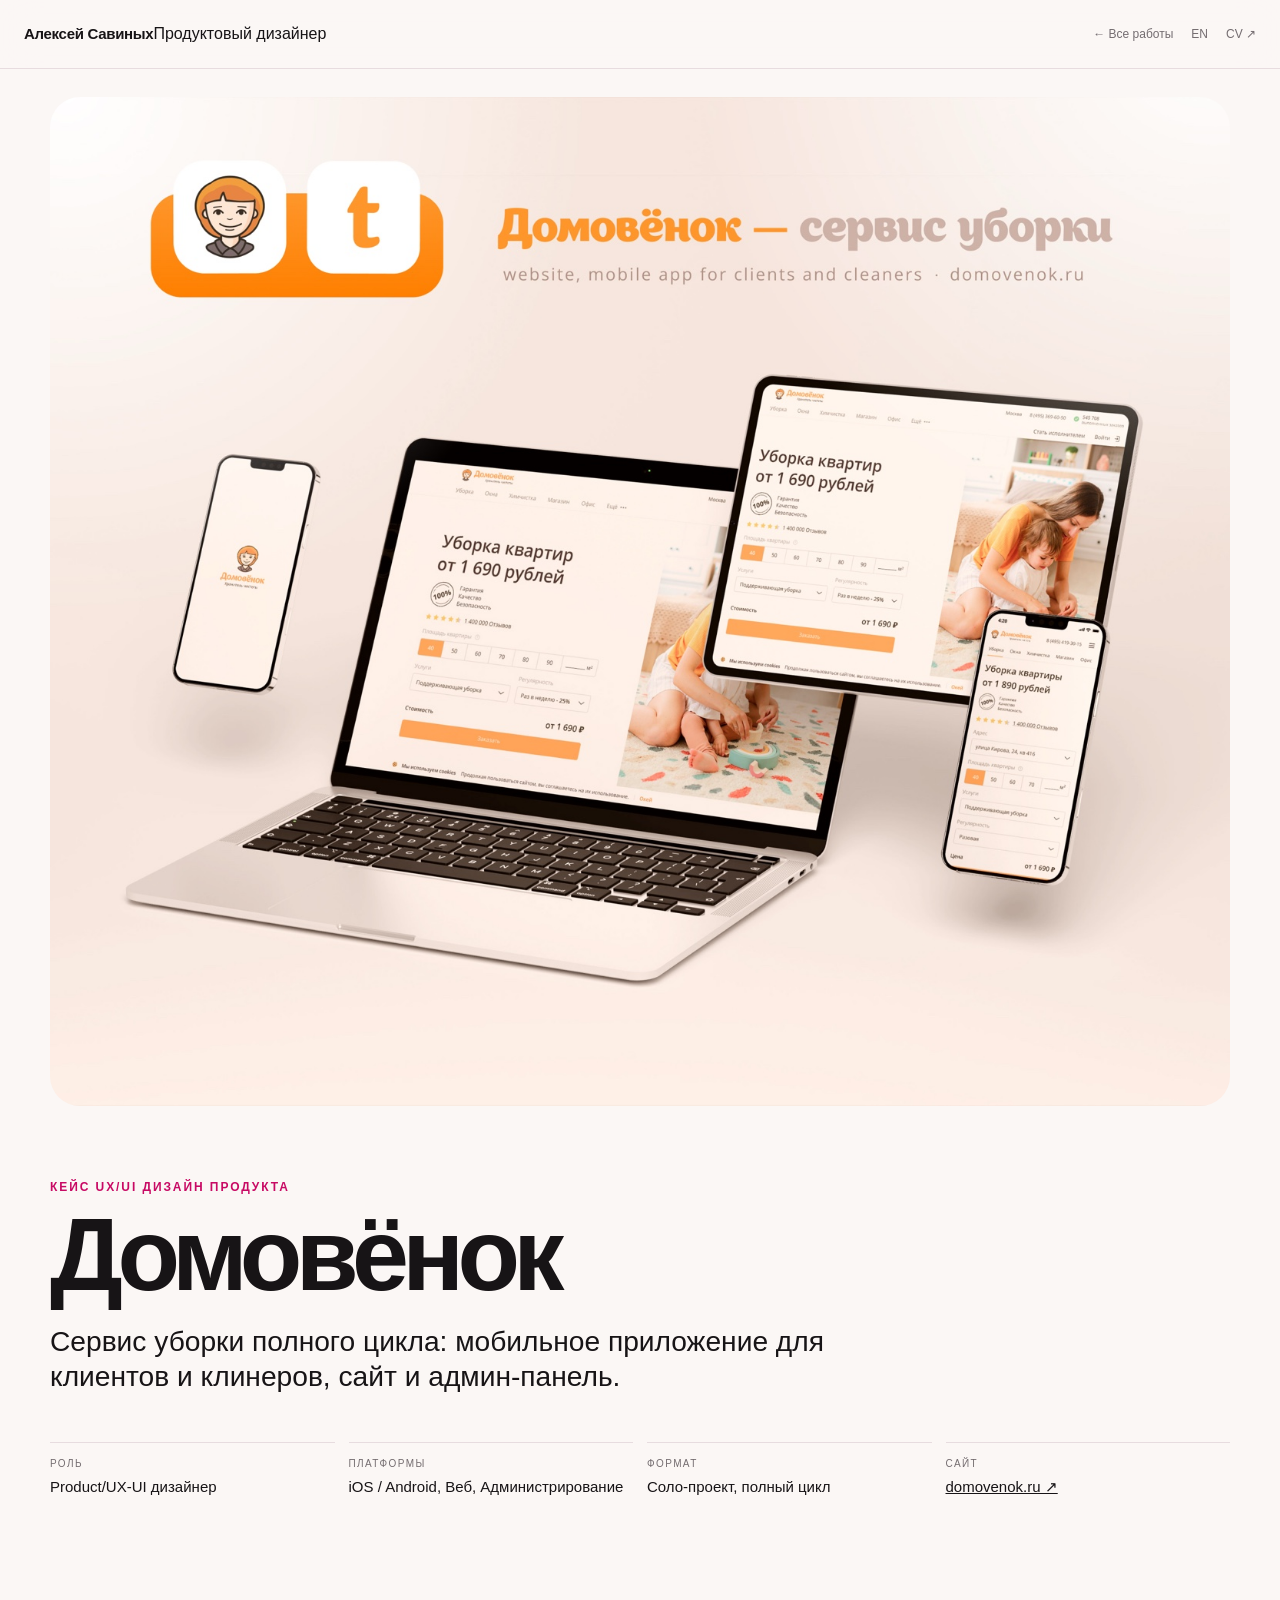
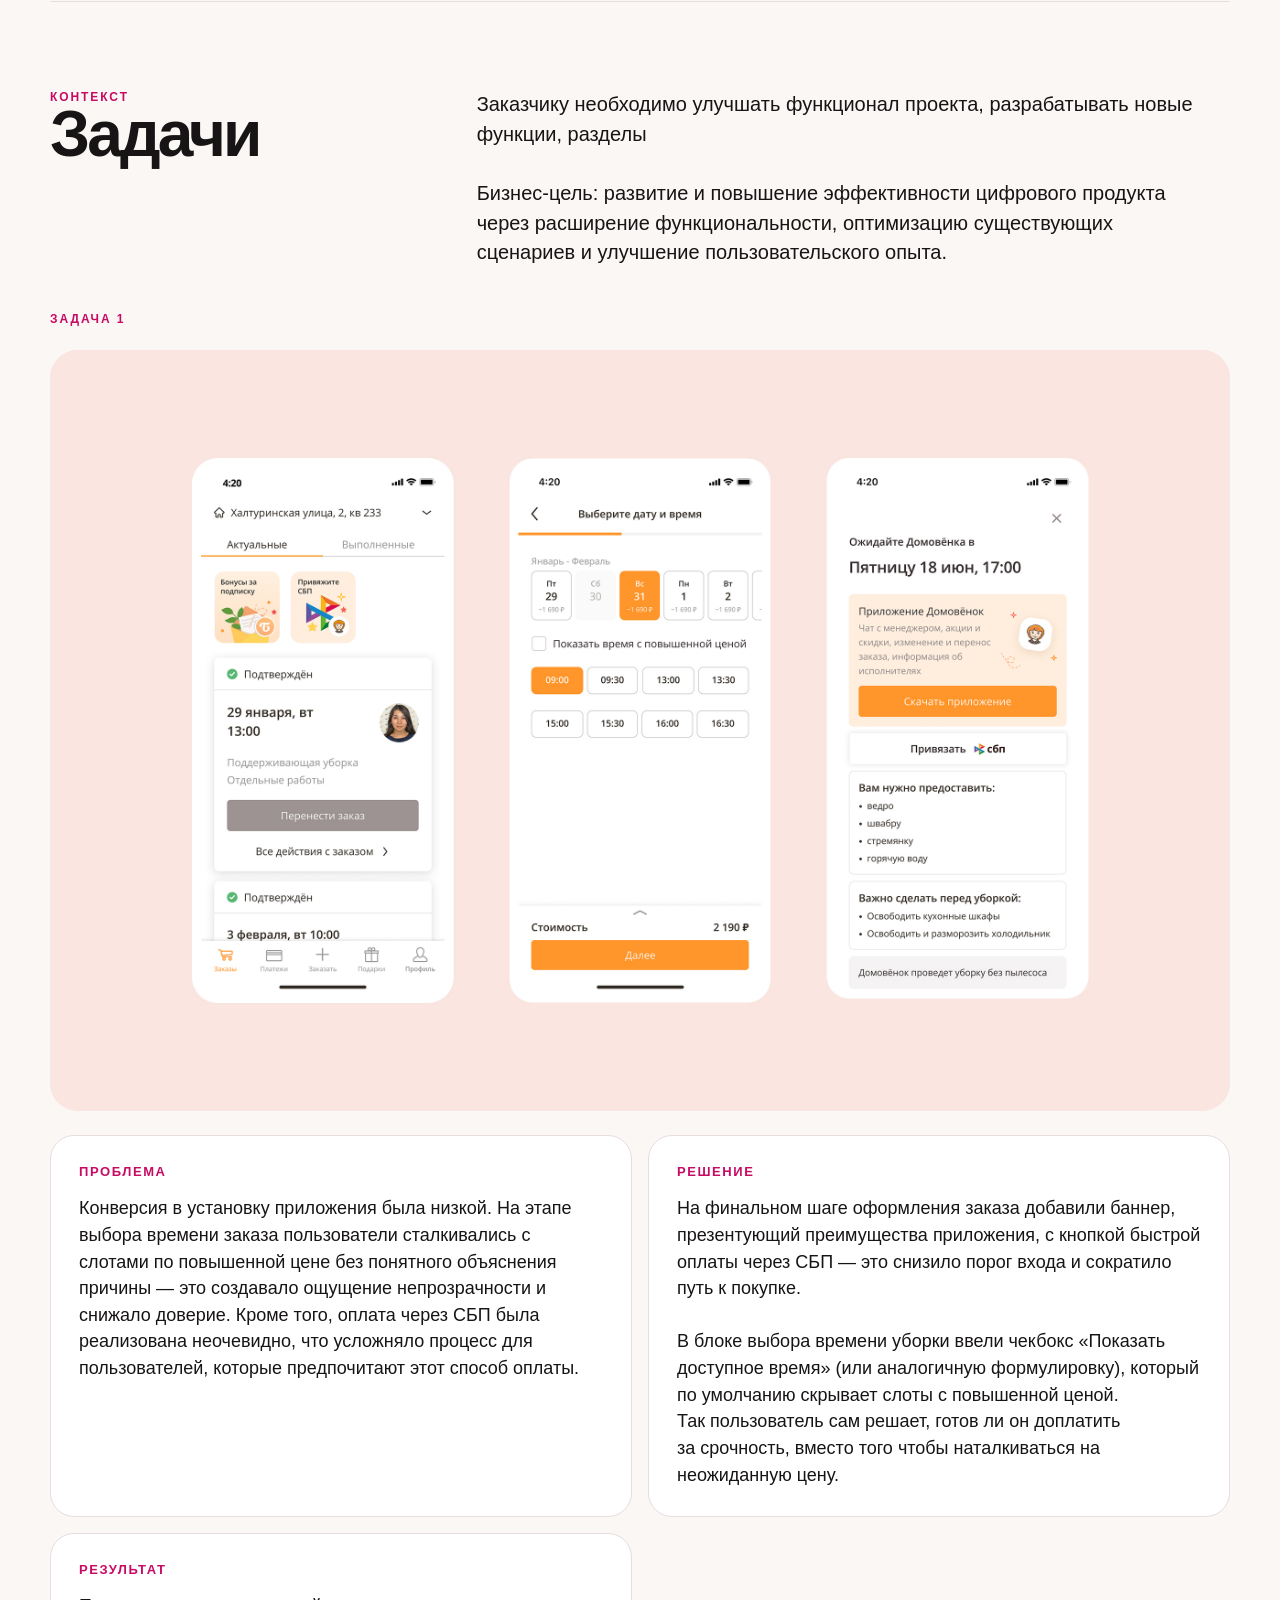
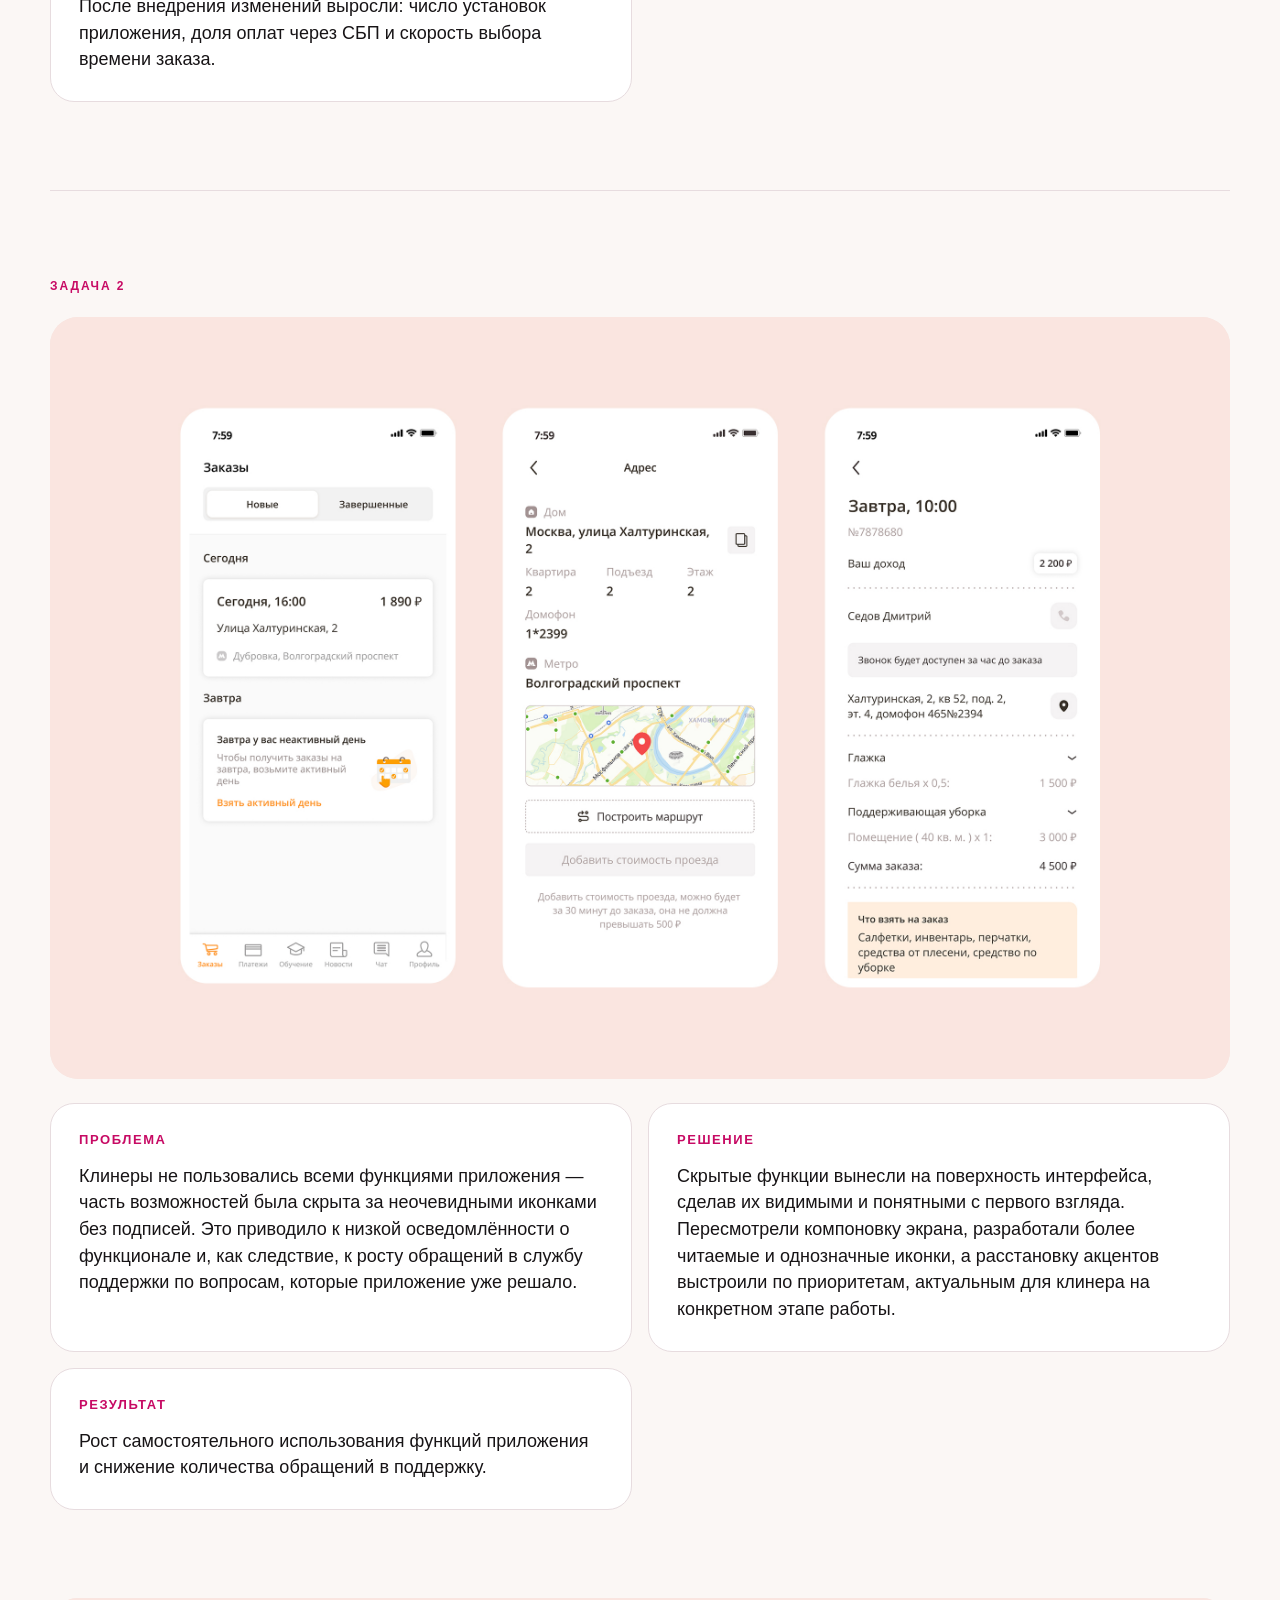
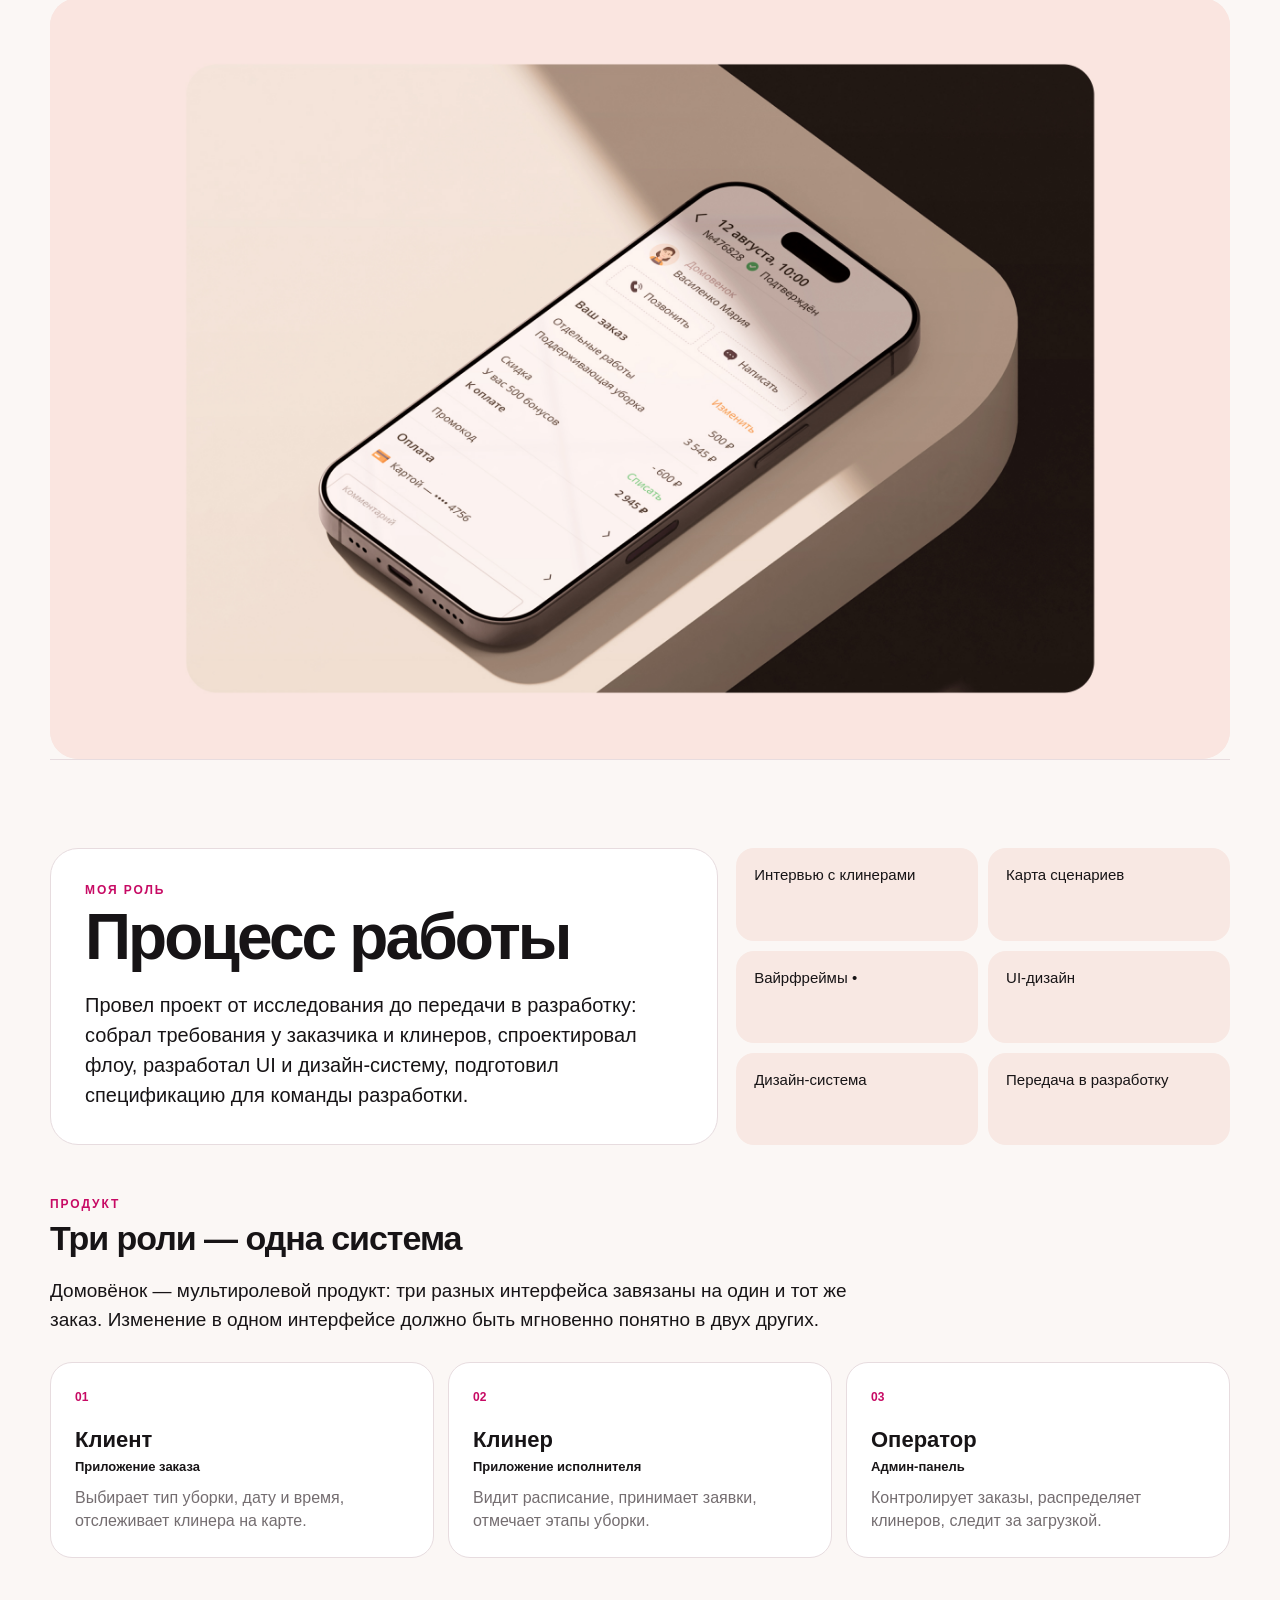
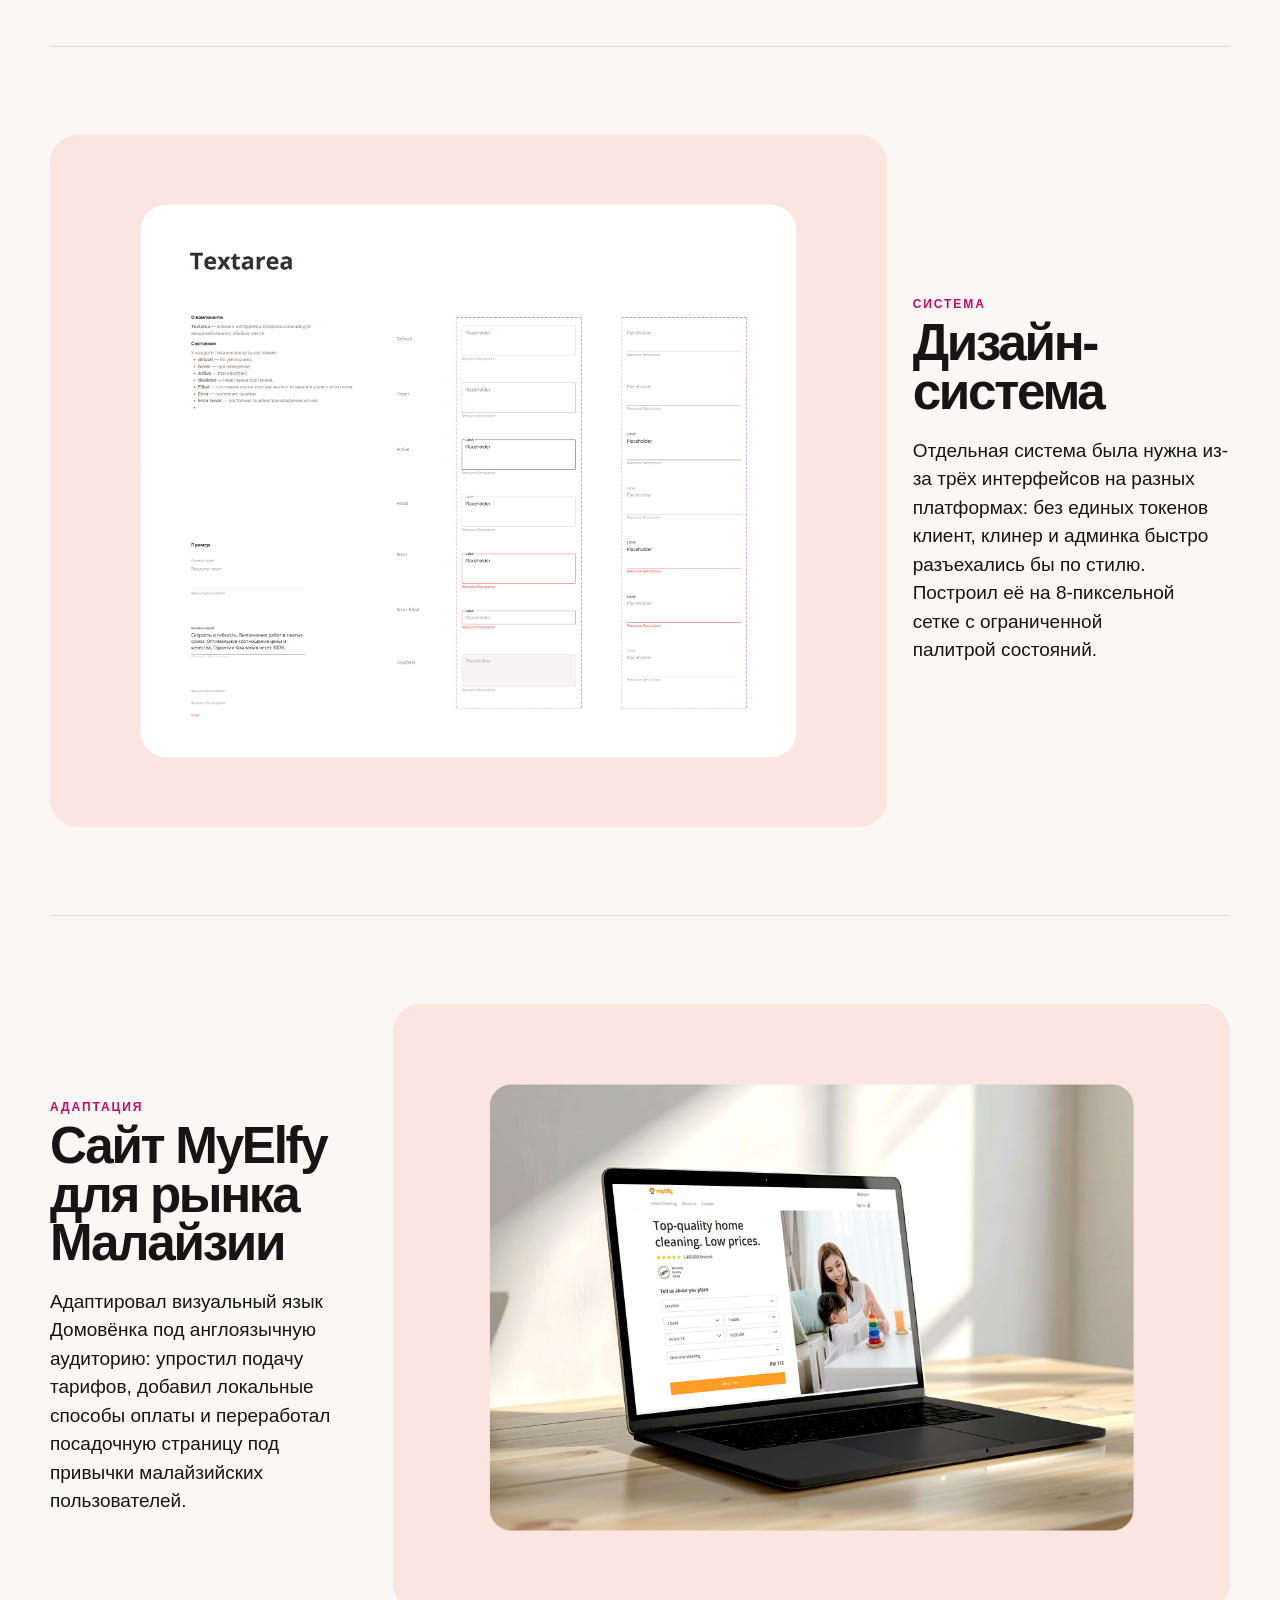
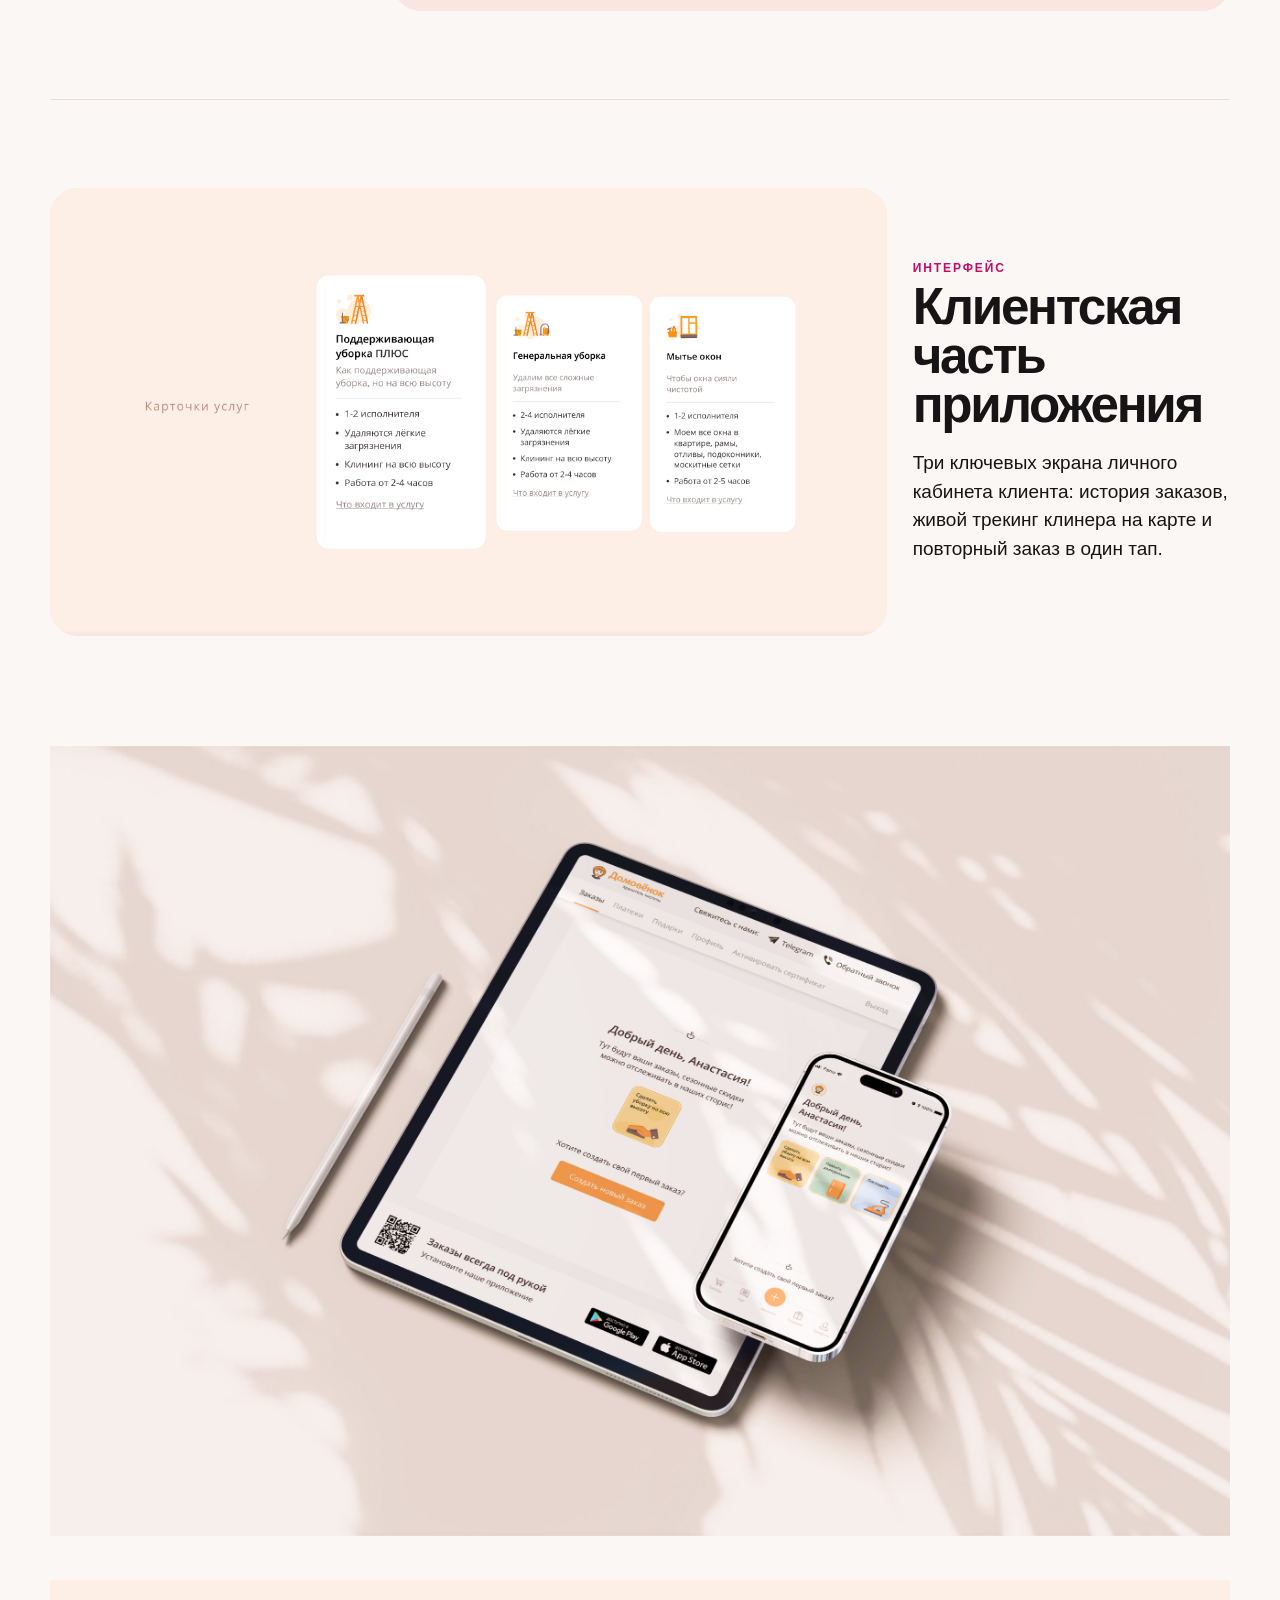
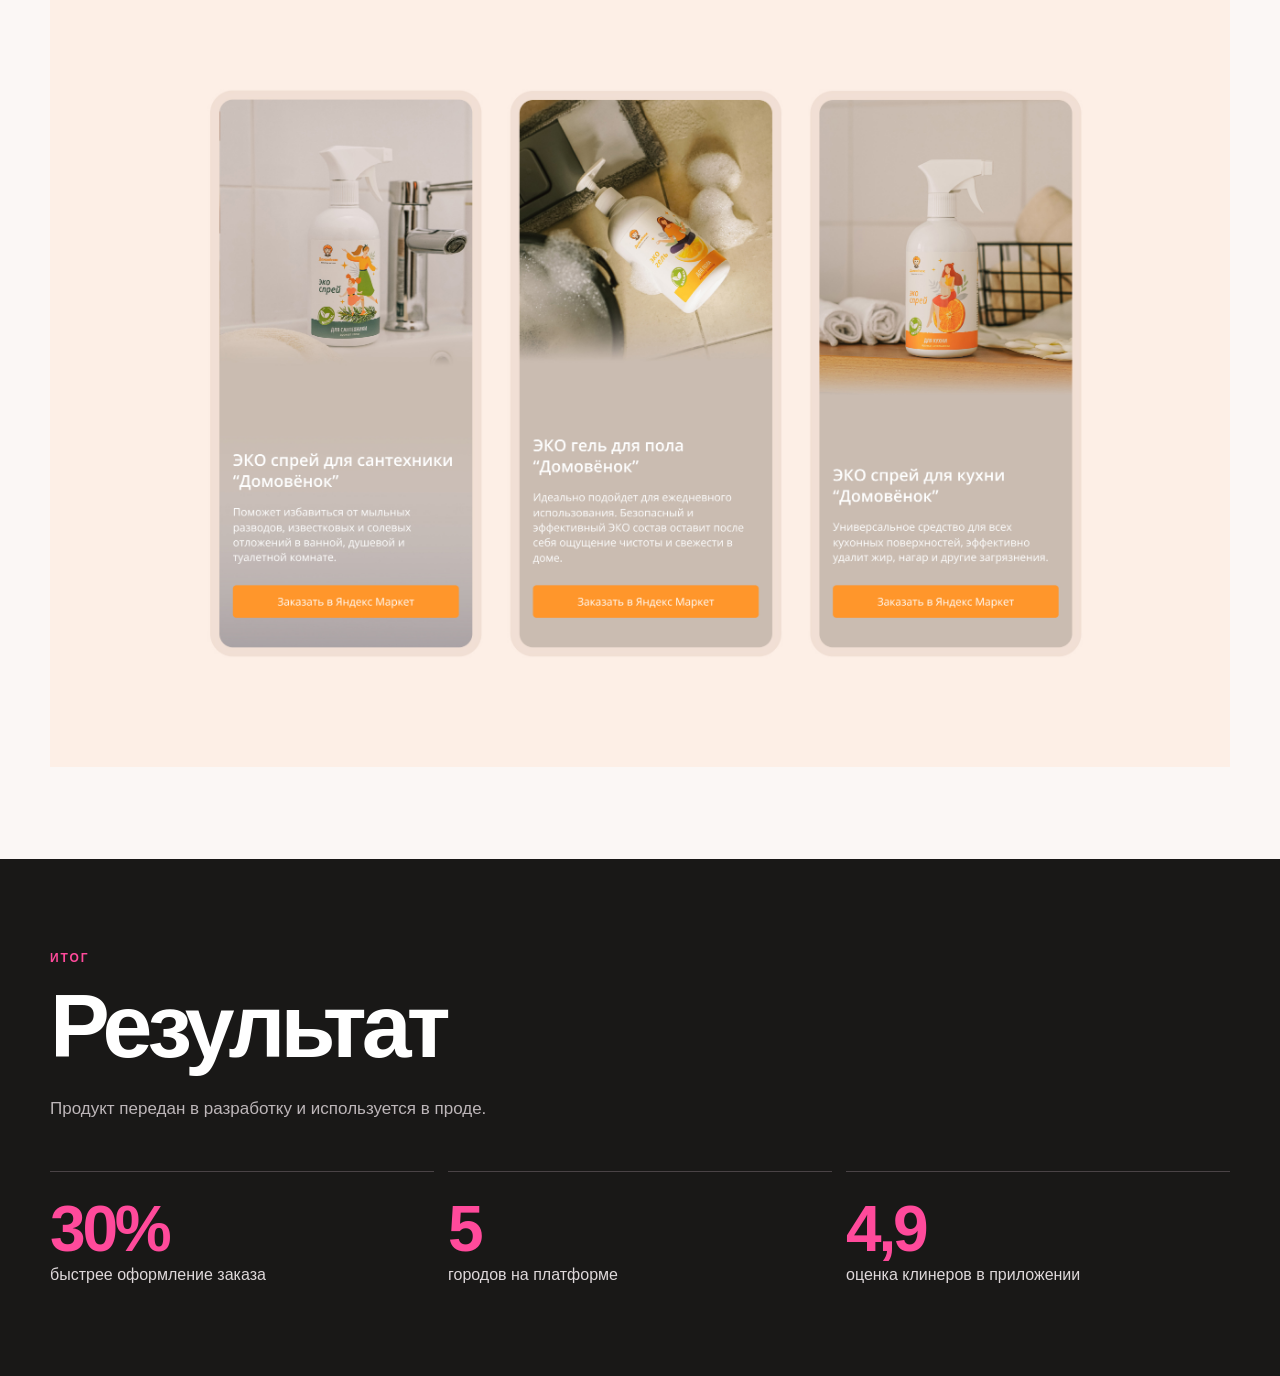
<file: domovyonok.html>
<!doctype html><html lang="ru" data-theme="accent"><head><meta charset="utf-8"><meta name="viewport" content="width=device-width,initial-scale=1"><meta name="description" content="Домовёнок — кейс продуктового дизайна Алексея Савиных"><title>Домовёнок — Алексей Савиных</title><link rel="stylesheet" href="styles.css"><style>
:root{--case-bg:#fbf7f5;--case-card:#fff;--case-soft:#f8e8e3;--case-ink:#171416;--case-muted:#746d70;--case-accent:#c70a64;--case-line:#e7dcdf}*{box-sizing:border-box}body{margin:0;background:var(--case-bg);color:var(--case-ink)}.case-topbar{position:sticky;top:0;z-index:50;background:rgba(251,247,245,.9);backdrop-filter:blur(18px);border-bottom:1px solid var(--case-line)}.case-topbar .shell{min-height:68px;display:grid;grid-template-columns:1fr auto auto auto;gap:18px;align-items:center}.case-back,.case-cv{text-decoration:none;color:var(--case-muted);font-size:12px}.case-wrap{width:min(1180px,calc(100% - 40px));margin:auto}.hero-img,.media{margin:0}.hero-img img,.media img{display:block;width:100%;height:auto}.hero-img{margin-top:28px;border-radius:30px;overflow:hidden;background:var(--case-soft)}.hero-img+ .hero-img{margin-top:16px}.intro{padding:74px 0 88px}.eyebrow{font-size:12px;letter-spacing:.16em;text-transform:uppercase;color:var(--case-accent);font-weight:700}.intro h1{font-size:clamp(58px,8vw,108px);line-height:.88;letter-spacing:-.065em;margin:16px 0 24px}.lede{font-size:clamp(21px,2.2vw,32px);line-height:1.25;max-width:820px;margin:0 0 48px}.meta{display:grid;grid-template-columns:repeat(4,1fr);gap:14px}.meta div,.role-chip{border-top:1px solid var(--case-line);padding-top:15px}.meta dt,.mini-label{font-size:10px;letter-spacing:.14em;text-transform:uppercase;color:var(--case-muted);margin-bottom:7px}.meta dd{margin:0;font-size:15px;line-height:1.4}.meta a{color:inherit}.section{padding:88px 0;border-top:1px solid var(--case-line)}.section-head{display:grid;grid-template-columns:1fr 2fr;gap:50px;margin-bottom:44px}.section h2{font-size:clamp(38px,5vw,70px);letter-spacing:-.045em;line-height:.95;margin:0}.section-copy{font-size:20px;line-height:1.48;max-width:740px;margin:0}.task-media{margin-top:24px}.problem-solution{display:grid;grid-template-columns:1fr 1fr;gap:16px;margin-top:24px}.ps-card{background:var(--case-card);border:1px solid var(--case-line);border-radius:24px;padding:28px}.ps-card h3{font-size:13px;text-transform:uppercase;letter-spacing:.12em;color:var(--case-accent);margin:0 0 16px}.ps-card p{font-size:18px;line-height:1.48;margin:0}.media{border-radius:28px;overflow:hidden;background:var(--case-soft)}.media img{object-fit:contain}.media + .section-copy{margin-top:28px}.role-grid{display:grid;grid-template-columns:1.15fr .85fr;gap:18px}.role-main{background:var(--case-card);border:1px solid var(--case-line);border-radius:28px;padding:34px}.role-main p{font-size:20px;line-height:1.5;margin:0}.steps{display:grid;grid-template-columns:repeat(2,1fr);gap:10px}.step{padding:18px;border-radius:18px;background:var(--case-soft);font-size:15px}.system{margin-top:52px}.system h3{font-size:34px;letter-spacing:-.03em;margin:8px 0 16px}.system>p{max-width:800px;font-size:19px;line-height:1.5}.roles{display:grid;grid-template-columns:repeat(3,1fr);gap:14px;margin-top:28px}.role-card{background:var(--case-card);border:1px solid var(--case-line);border-radius:22px;padding:24px}.role-num{color:var(--case-accent);font-size:12px;font-weight:700}.role-card h4{font-size:22px;margin:22px 0 6px}.role-card b{display:block;font-size:13px;margin-bottom:12px}.role-card p{color:var(--case-muted);line-height:1.45;margin:0}.visual-text{display:grid;grid-template-columns:minmax(0,1.45fr) minmax(280px,.55fr);gap:26px;align-items:center}.visual-text.reverse{grid-template-columns:minmax(280px,.55fr) minmax(0,1.45fr)}.visual-text.reverse .media{order:2}.visual-copy h2{margin:8px 0 20px;font-size:clamp(36px,4vw,58px)}.visual-copy p{font-size:19px;line-height:1.5;margin:0}.full-media{padding:22px 0}.full-media .media{border-radius:0;background:transparent}.result{background:#191817;color:white;margin-top:70px;padding:92px 0}.result .eyebrow{color:#ff4a9b}.result h2{font-size:clamp(52px,7vw,92px);margin:10px 0 18px;letter-spacing:-.055em}.result-note{color:#bdb6b9;max-width:700px;font-size:17px;line-height:1.5}.metrics{display:grid;grid-template-columns:repeat(3,1fr);gap:14px;margin-top:50px}.metric{border-top:1px solid #4a4346;padding-top:20px}.metric strong{display:block;font-size:clamp(38px,5vw,70px);letter-spacing:-.05em;color:#ff4a9b}.metric span{font-size:16px;color:#ded8da}.case-footer{background:#191817;padding:0 0 48px;color:white}.case-footer .shell{display:flex;justify-content:space-between;border-top:1px solid #4a4346;padding-top:22px}.case-footer a{color:#c7c0c3;text-decoration:none;font-size:12px}@media(max-width:760px){.case-wrap{width:min(100% - 24px,1180px)}.case-topbar .shell{grid-template-columns:1fr auto auto;min-height:60px}.case-cv,.brand-role{display:none}.hero-img{border-radius:18px;margin-top:12px}.intro,.section{padding:54px 0}.meta{grid-template-columns:1fr 1fr}.section-head,.visual-text,.visual-text.reverse,.role-grid{grid-template-columns:1fr;gap:24px}.visual-text.reverse .media{order:0}.problem-solution,.roles,.metrics{grid-template-columns:1fr}.steps{grid-template-columns:1fr 1fr}.media{border-radius:18px}.result{padding:64px 0}.case-footer .shell{flex-direction:column;gap:14px}}
</style></head><body>
<header class="case-topbar"><div class="shell"><a class="brand" href="index.html?lang=ru"><span class="brand-name">Алексей Савиных</span><span class="brand-role">Продуктовый дизайнер</span></a><a class="case-back" href="index.html?lang=ru#work">← Все работы</a><a class="case-back" href="domovyonok-en.html" aria-label="English version">EN</a><a class="case-cv" href="https://drive.google.com/file/d/1H_s0ojrtbCo3EBp_ZT7xwTFtt6R-jJSQ/view?usp=sharing" target="_blank" rel="noopener">CV ↗</a></div></header>
<main>
<div class="case-wrap"><figure class="hero-img"><img src="assets/domovyonok-hero-new.jpeg" alt="Домовёнок — сервис уборки"></figure>
<section class="intro"><div class="eyebrow">Кейс UX/UI дизайн продукта</div><h1>Домовёнок</h1><p class="lede">Сервис уборки полного цикла: мобильное приложение для клиентов и клинеров, сайт и админ-панель.</p><dl class="meta"><div><dt>Роль</dt><dd>Product/UX-UI дизайнер</dd></div><div><dt>Платформы</dt><dd>iOS / Android, Веб, Администрирование</dd></div><div><dt>Формат</dt><dd>Соло-проект, полный цикл</dd></div><div><dt>Сайт</dt><dd><a href="https://domovenok.ru" target="_blank" rel="noopener">domovenok.ru ↗</a></dd></div></dl></section>
<section class="section"><div class="section-head"><div><div class="eyebrow">Контекст</div><h2>Задачи</h2></div><p class="section-copy">Заказчику необходимо улучшать функционал проекта, разрабатывать новые функции, разделы<br><br>Бизнес-цель: развитие и повышение эффективности цифрового продукта через расширение функциональности, оптимизацию существующих сценариев и улучшение пользовательского опыта.</p></div><div class="eyebrow">Задача 1</div><figure class="media task-media"><img src="assets/domovyonok-sequence/3.jpg" alt="Домовёнок — задача 1"></figure><div class="problem-solution"><article class="ps-card"><h3>Проблема</h3><p>Конверсия в установку приложения была низкой. На этапе выбора времени заказа пользователи сталкивались с слотами по повышенной цене без понятного объяснения причины — это создавало ощущение непрозрачности и снижало доверие. Кроме того, оплата через СБП была реализована неочевидно, что усложняло процесс для пользователей, которые предпочитают этот способ оплаты.</p></article><article class="ps-card"><h3>Решение</h3><p>На финальном шаге оформления заказа добавили баннер, презентующий преимущества приложения, с кнопкой быстрой оплаты через СБП — это снизило порог входа и сократило путь к покупке.<br><br>В блоке выбора времени уборки ввели чекбокс «Показать доступное время» (или аналогичную формулировку), который по умолчанию скрывает слоты с повышенной ценой. Так пользователь сам решает, готов ли он доплатить за срочность, вместо того чтобы наталкиваться на неожиданную цену.</p></article><article class="ps-card"><h3>Результат</h3><p>После внедрения изменений выросли: число установок приложения, доля оплат через СБП и скорость выбора времени заказа.</p></article></div></section>
<section class="section"><div class="eyebrow">Задача 2</div><figure class="media task-media"><img src="assets/domovyonok-sequence/5.jpg" alt="Домовёнок — задача 2"></figure><div class="problem-solution"><article class="ps-card"><h3>Проблема</h3><p>Клинеры не пользовались всеми функциями приложения — часть возможностей была скрыта за неочевидными иконками без подписей. Это приводило к низкой осведомлённости о функционале и, как следствие, к росту обращений в службу поддержки по вопросам, которые приложение уже решало.</p></article><article class="ps-card"><h3>Решение</h3><p>Скрытые функции вынесли на поверхность интерфейса, сделав их видимыми и понятными с первого взгляда. Пересмотрели компоновку экрана, разработали более читаемые и однозначные иконки, а расстановку акцентов выстроили по приоритетам, актуальным для клинера на конкретном этапе работы.</p></article><article class="ps-card"><h3>Результат</h3><p>Рост самостоятельного использования функций приложения и снижение количества обращений в поддержку.</p></article></div></section>
<figure class="media"><img src="assets/domovyonok-sequence/8.jpg" alt="Процесс работы"></figure><section class="section"><div class="role-grid"><div class="role-main"><div class="eyebrow">Моя роль</div><h2 style="margin:10px 0 22px">Процесс работы</h2><p>Провел проект от исследования до передачи в разработку: собрал требования у заказчика и клинеров, спроектировал флоу, разработал UI и дизайн-систему, подготовил спецификацию для команды разработки.</p></div><div class="steps"><div class="step">Интервью с клинерами</div><div class="step">Карта сценариев</div><div class="step">Вайрфреймы •</div><div class="step">UI-дизайн</div><div class="step">Дизайн-система</div><div class="step">Передача в разработку</div></div></div><div class="system"><div class="eyebrow">Продукт</div><h3>Три роли — одна система</h3><p>Домовёнок — мультиролевой продукт: три разных интерфейса завязаны на один и тот же заказ. Изменение в одном интерфейсе должно быть мгновенно понятно в двух других.</p><div class="roles"><article class="role-card"><span class="role-num">01</span><h4>Клиент</h4><b>Приложение заказа</b><p>Выбирает тип уборки, дату и время, отслеживает клинера на карте.</p></article><article class="role-card"><span class="role-num">02</span><h4>Клинер</h4><b>Приложение исполнителя</b><p>Видит расписание, принимает заявки, отмечает этапы уборки.</p></article><article class="role-card"><span class="role-num">03</span><h4>Оператор</h4><b>Админ-панель</b><p>Контролирует заказы, распределяет клинеров, следит за загрузкой.</p></article></div></div></section>
<section class="section visual-text"><figure class="media"><img src="assets/domovyonok-sequence/10.jpg" alt="Дизайн-система"></figure><div class="visual-copy"><div class="eyebrow">Система</div><h2>Дизайн-система</h2><p>Отдельная система была нужна из-за трёх интерфейсов на разных платформах: без единых токенов клиент, клинер и админка быстро разъехались бы по стилю. Построил её на 8-пиксельной сетке с ограниченной палитрой состояний.</p></div></section>
<section class="section visual-text reverse"><figure class="media"><img src="assets/domovyonok-sequence/12.jpg" alt="MyElfy"></figure><div class="visual-copy"><div class="eyebrow">Адаптация</div><h2>Сайт MyElfy для рынка Малайзии</h2><p>Адаптировал визуальный язык Домовёнка под англоязычную аудиторию: упростил подачу тарифов, добавил локальные способы оплаты и переработал посадочную страницу под привычки малайзийских пользователей.</p></div></section>
<section class="section visual-text"><figure class="media"><img src="assets/domovyonok-sequence/14.jpg" alt="Клиентская часть приложения"></figure><div class="visual-copy"><div class="eyebrow">Интерфейс</div><h2>Клиентская часть приложения</h2><p>Три ключевых экрана личного кабинета клиента: история заказов, живой трекинг клинера на карте и повторный заказ в один тап.</p></div></section>
<section class="full-media"><figure class="media"><img src="assets/domovyonok-sequence/15.jpg" alt="Домовёнок — интерфейс"></figure></section><section class="full-media"><figure class="media"><img src="assets/domovyonok-sequence/16.jpg" alt="Домовёнок — интерфейс"></figure></section>
</div>
<section class="result"><div class="case-wrap"><div class="eyebrow">Итог</div><h2>Результат</h2><p class="result-note">Продукт передан в разработку и используется в проде.</p><div class="metrics"><div class="metric"><strong>30%</strong><span>быстрее оформление заказа</span></div><div class="metric"><strong>5</strong><span>городов на платформе</span></div><div class="metric"><strong>4,9</strong><span>оценка клинеров в приложении</span></div></div></div></section>
</main><footer class="case-footer"><div class="shell"><a href="index.html?lang=ru#work">← Вернуться к работам</a><a href="mailto:ogastas@icloud.com">ogastas@icloud.com ↗</a></div></footer></body></html>
</file>
<file: styles.css>
:root{
  --bg:#f5f3ef;--surface:#fff;--text:#111;--muted:#6b6762;--line:#d8d3cd;--accent:#d9006d;--dark:#111;
  --shell:1440px;--header:72px;--section:96px;--ease:cubic-bezier(.2,.8,.2,1);
  --fs-meta:13px;--fs-body:16px;--fs-body-lg:18px;--fs-card:29px;--fs-section:clamp(42px,4vw,60px)
}
*{box-sizing:border-box}html{scroll-behavior:smooth}body{margin:0;background:var(--bg);color:var(--text);font-family:Inter,ui-sans-serif,-apple-system,BlinkMacSystemFont,"Segoe UI",Roboto,Arial,sans-serif;-webkit-font-smoothing:antialiased}img{display:block;max-width:100%}a{color:inherit}.shell{width:min(calc(100% - 48px),var(--shell));margin:auto}.section-pad{padding:var(--section) 0}.section-anchor{scroll-margin-top:calc(var(--header) + 16px)}.skip-link{position:fixed;left:12px;top:12px;z-index:1000;background:#fff;padding:10px 14px;transform:translateY(-200%)}.skip-link:focus{transform:none}.sr-only{position:absolute;width:1px;height:1px;padding:0;margin:-1px;overflow:hidden;clip:rect(0,0,0,0);white-space:nowrap;border:0}
.site-header{position:sticky;top:0;z-index:50;background:color-mix(in srgb,var(--bg) 90%,transparent);backdrop-filter:blur(18px);border-bottom:1px solid color-mix(in srgb,var(--line) 75%,transparent)}.header-inner{height:var(--header);display:grid;grid-template-columns:1fr auto 1fr;align-items:center;gap:28px}.brand{text-decoration:none;width:max-content}.brand-name{font-size:16px;font-weight:700;letter-spacing:-.02em}.desktop-nav{display:flex;gap:28px;justify-content:center}.desktop-nav a,.cv-link{font-size:13px;text-decoration:none;color:var(--muted)}.desktop-nav a:hover,.cv-link:hover{color:var(--text)}.header-actions{justify-self:end;display:flex;align-items:center;gap:14px}.lang-switch{display:flex;border:1px solid var(--line);border-radius:999px;padding:3px}.lang-btn{border:0;background:none;padding:7px 10px;border-radius:999px;font-size:11px;cursor:pointer}.lang-btn.is-active{background:var(--text);color:#fff}.menu-toggle{display:none;border:0;background:none;width:36px;height:36px;position:relative}.menu-toggle span:not(.sr-only){position:absolute;left:8px;right:8px;height:1px;background:currentColor}.menu-toggle span:first-child{top:14px}.menu-toggle span:nth-child(2){top:21px}.mobile-panel{background:var(--bg);border-bottom:1px solid var(--line)}.mobile-panel nav{display:grid;padding:14px 24px 24px;gap:10px}.mobile-panel a{text-decoration:none;font-size:24px;font-weight:600}
.section-label{display:flex;align-items:center;gap:12px;margin:0 0 52px;font-size:12px;line-height:1.35;font-weight:500;letter-spacing:.11em;text-transform:uppercase;color:var(--muted)}.section-label::before{content:"";display:block;flex:0 0 22px;width:22px;height:2px;background:var(--accent)}.section-heading{display:grid;grid-template-columns:32% 68%;margin-bottom:52px}.section-heading h2{grid-column:2;margin:0;font-size:var(--fs-section);line-height:.98;letter-spacing:-.05em;max-width:14ch}
.about{background:#fff;padding-top:72px}.about .section-label{margin-bottom:44px}.hero-grid{display:grid;grid-template-columns:minmax(0,1.35fr) minmax(320px,.65fr);gap:56px;align-items:end}.hero-copy h1{font-size:clamp(72px,8vw,132px);line-height:.88;letter-spacing:-.065em;margin:0;max-width:1000px}.hero-role{margin:24px 0 0;font-size:clamp(24px,2.3vw,36px);font-weight:650;letter-spacing:-.035em}.hero-lede{font-size:clamp(22px,2vw,30px);line-height:1.22;letter-spacing:-.03em;max-width:790px;margin:30px 0 0}.hero-actions-row{display:flex;gap:12px;flex-wrap:wrap;margin-top:32px}.button{display:inline-flex;align-items:center;justify-content:center;min-height:48px;padding:0 18px;border-radius:999px;border:1px solid var(--line);background:transparent;text-decoration:none;font-size:13px;font-weight:650}.button.primary{background:var(--text);color:#fff;border-color:var(--text)}.button.primary:hover{background:var(--accent);border-color:var(--accent)}.button.secondary:hover{border-color:var(--text)}.hero-photo{margin:0;border-radius:24px;overflow:hidden;aspect-ratio:4/5;background:#ddd}.hero-photo img{width:100%;height:100%;object-fit:cover;object-position:center 36%}
.about-context{display:grid;grid-template-columns:1fr 1fr;gap:48px;width:68%;margin:72px 0 48px 32%;color:var(--muted);font-size:var(--fs-body-lg);line-height:1.52}.about-context p{margin:0;max-width:40ch}.practice-grid{display:grid;grid-template-columns:repeat(4,1fr);border-top:1px solid var(--line);border-left:1px solid var(--line)}.practice-card{min-height:220px;padding:28px;border-right:1px solid var(--line);border-bottom:1px solid var(--line);display:flex;flex-direction:column;justify-content:flex-end}.practice-card h2{margin:0 0 18px;font-size:clamp(25px,1.8vw,30px);line-height:1.04;letter-spacing:-.035em}.practice-card p{margin:0;max-width:31ch;color:var(--muted);font-size:var(--fs-body);line-height:1.48}
.work{background:var(--bg)}.case-list{border-top:1px solid var(--line)}.case-row{display:grid;grid-template-columns:42% 58%;gap:54px;padding:46px 0;border-bottom:1px solid var(--line);text-decoration:none;align-items:center}.case-copy{padding:8px 0}.case-meta,.portfolio-card-copy span{margin:0 0 14px;font-size:var(--fs-meta);line-height:1.4;letter-spacing:.02em;color:var(--muted)}.case-copy h3{margin:0;font-size:clamp(40px,3.4vw,52px);line-height:.98;letter-spacing:-.05em}.case-copy>p:not(.case-meta){margin:16px 0 0;color:var(--muted);line-height:1.5;max-width:38ch;font-size:var(--fs-body-lg)}.case-cta{display:inline-block;margin-top:24px;font-size:15px;font-weight:700}.case-image{border-radius:20px;overflow:hidden;background:#e9e5df;aspect-ratio:16/10}.case-image img{width:100%;height:100%;object-fit:cover;transition:transform .45s var(--ease)}.case-row:hover .case-image img{transform:scale(1.012)}
.portfolio-group{margin-top:80px}.request-group{margin-top:64px}.subsection-head{margin-bottom:24px;border-top:1px solid var(--line);padding-top:24px}.subsection-head h3{margin:0;font-size:clamp(30px,2.5vw,38px);line-height:1.03;letter-spacing:-.04em}.portfolio-card-grid{display:grid;grid-template-columns:1fr 1fr;gap:18px}.portfolio-card{appearance:none;display:grid;grid-template-columns:38% 62%;height:220px;padding:0;overflow:hidden;border:0;background:var(--surface);color:inherit;text-align:left;text-decoration:none;font:inherit;cursor:pointer}.portfolio-card-image{height:220px;overflow:hidden;background:transparent}.portfolio-card-image img{display:block;width:100%;height:100%;object-fit:cover;object-position:center}.portfolio-card-copy{padding:24px 28px;display:flex;flex-direction:column;align-items:flex-start;min-width:0}.portfolio-card-copy span{display:block}.portfolio-card-copy strong{display:block;font-size:var(--fs-card);line-height:1.04;margin:0 0 10px;letter-spacing:-.035em}.portfolio-card-copy p{margin:0;color:var(--muted);font-size:var(--fs-body);line-height:1.48;max-width:34ch}.portfolio-card-copy em{font-style:normal;margin-top:auto;padding-top:12px;font-size:15px;font-weight:650}.portfolio-card:hover .portfolio-card-copy em{color:var(--accent)}.portfolio-group:not(.request-group) .portfolio-card:nth-child(4) .portfolio-card-image img{object-position:57% center}.request-group .portfolio-card:nth-child(2) .portfolio-card-image img{object-position:center}
.experience{background:var(--dark);color:#fff}.experience .section-label{color:#9b9b9b}.experience .section-heading h2{color:#fff}.timeline{border-top:1px solid #333}.timeline-item{display:grid;grid-template-columns:170px 1fr;gap:42px;padding:32px 0;border-bottom:1px solid #333}.timeline-item time{color:#888;font-size:var(--fs-meta);line-height:1.45}.timeline-item h3{margin:0;font-size:clamp(25px,2vw,32px);line-height:1.05;letter-spacing:-.035em}.timeline-item p{margin:10px 0 0;color:#aaa;line-height:1.5;max-width:900px;font-size:var(--fs-body)}.credentials{display:grid;grid-template-columns:repeat(3,1fr);border-top:1px solid #333;border-left:1px solid #333;margin-top:52px}.credentials>div{padding:24px;border-right:1px solid #333;border-bottom:1px solid #333}.credentials span{display:block;color:#777;font-size:11px;text-transform:uppercase;letter-spacing:.1em;margin-bottom:10px}.credentials strong{font-size:14px;line-height:1.5}
.contact{background:var(--bg);border-top:1px solid var(--line);min-height:calc(100svh - var(--header))}.contact-grid{display:grid;grid-template-columns:32% 68%;gap:0}.contact-head h2{margin:0;font-size:var(--fs-section);line-height:.98;letter-spacing:-.05em}.contact-links{border-top:1px solid var(--line);display:grid;grid-template-columns:1fr 1fr;gap:0 24px}.contact-links a{display:grid;grid-template-columns:1fr auto;grid-template-rows:auto auto;column-gap:16px;align-items:center;padding:20px 0;border-bottom:1px solid var(--line);text-decoration:none;color:var(--text);font-size:clamp(20px,1.7vw,26px)}.contact-links a>span:first-child{grid-column:1;grid-row:1;font-weight:700}.contact-links a>small{grid-column:1;grid-row:2;margin-top:4px;font-size:13px;font-weight:500;color:var(--muted)}.contact-links a>span:last-child{grid-column:2;grid-row:1/span 2}.contact-links a:hover{color:var(--accent)}.contact-links .profile-placeholder{color:var(--muted);cursor:default}.contact-links .profile-placeholder:hover{color:var(--muted)}
footer{background:#111;color:#888;padding:0}footer .shell{min-height:72px;display:flex;align-items:center;font-size:13px}.floating-back-top{position:fixed;right:24px;bottom:24px;z-index:90;display:flex;align-items:center;gap:7px;border:1px solid rgba(18,18,18,.16);background:rgba(247,245,241,.94);color:var(--text);backdrop-filter:blur(10px);border-radius:999px;padding:11px 15px;font:600 14px/1 system-ui,-apple-system,BlinkMacSystemFont,"Segoe UI",sans-serif;cursor:pointer;box-shadow:0 6px 24px rgba(0,0,0,.07);opacity:0;pointer-events:none;transform:translateY(8px);transition:opacity .2s ease,transform .2s ease}.floating-back-top.is-visible{opacity:1;pointer-events:auto;transform:none}
.case-modal[hidden]{display:none}.case-modal{position:fixed;inset:0;z-index:1000;display:grid;place-items:center;padding:24px}.case-modal-backdrop{position:absolute;inset:0;border:0;background:rgba(10,10,10,.58);backdrop-filter:blur(5px);cursor:pointer}.case-modal-panel{position:relative;z-index:1;width:min(560px,100%);background:var(--surface);padding:48px;border:1px solid var(--line);box-shadow:0 24px 80px rgba(0,0,0,.22)}.case-modal-panel .section-label{margin-bottom:24px}.case-modal-panel h2{font-size:clamp(32px,5vw,54px);line-height:.98;margin:0 0 20px}.case-modal-panel p{font-size:18px;line-height:1.5;color:var(--muted);margin:0 0 30px}.case-modal-close{position:absolute;right:16px;top:12px;border:0;background:transparent;font-size:36px;line-height:1;cursor:pointer}
.reveal{opacity:0;transform:translateY(14px);transition:opacity .65s var(--ease),transform .65s var(--ease)}.reveal.is-visible{opacity:1;transform:none}p{hyphens:none;word-break:normal;overflow-wrap:normal;text-wrap:pretty}h1,h2,h3,.case-meta,.portfolio-card-copy span{text-wrap:balance}
@media(max-width:980px){
  .desktop-nav{display:none}.menu-toggle{display:block}.header-inner{grid-template-columns:1fr auto}.hero-grid{grid-template-columns:1fr .55fr}.about-context{width:100%;margin-left:0}.practice-grid{grid-template-columns:1fr 1fr}.section-heading{grid-template-columns:1fr}.section-heading h2{grid-column:1}.case-row{grid-template-columns:1fr;gap:28px}.case-image{order:-1}.portfolio-card-grid{grid-template-columns:1fr}.portfolio-card{grid-template-columns:38% 62%}.contact-grid{grid-template-columns:1fr;gap:42px}.contact-head{margin-bottom:0}
}
@media(max-width:680px){
  :root{--header:64px;--section:68px;--fs-body:16px;--fs-body-lg:17px}.shell{width:min(calc(100% - 28px),var(--shell))}.header-inner{height:var(--header)}.brand-name{font-size:14px}.cv-link{display:none}.section-label{margin-bottom:34px;font-size:12px}.about{padding-top:48px}.hero-grid{grid-template-columns:1fr;gap:34px}.hero-copy h1{font-size:clamp(58px,17vw,82px)}.hero-role{font-size:25px}.hero-lede{font-size:22px}.hero-photo{max-width:420px}.about-context{grid-template-columns:1fr;gap:18px;margin-top:48px;margin-bottom:36px}.practice-grid{grid-template-columns:1fr}.practice-card{min-height:0;padding:23px}.practice-card h2{font-size:27px}.section-heading{margin-bottom:36px}.section-heading h2{font-size:40px}.case-copy h3{font-size:40px}.portfolio-group{margin-top:58px}.request-group{margin-top:48px}.portfolio-card{height:auto;grid-template-columns:1fr}.portfolio-card-image{height:auto;aspect-ratio:1.45/1}.portfolio-card-copy{min-height:188px;padding:22px}.portfolio-card-copy span{font-size:12px}.portfolio-card-copy p{font-size:15px}.timeline-item{grid-template-columns:1fr;gap:8px;padding:26px 0}.credentials{grid-template-columns:1fr}.contact{min-height:calc(100svh - var(--header))}.contact-links{grid-template-columns:1fr}.floating-back-top{right:14px;bottom:14px;padding:10px 12px}.floating-back-top span{display:none}footer .shell{min-height:70px;justify-content:center}.case-modal-panel{padding:36px 24px}
}
@media(prefers-reduced-motion:reduce){html{scroll-behavior:auto}.reveal{opacity:1;transform:none;transition:none}.case-image img{transition:none}}

/* v40 — final consistency pass */
:root{--accent:#c70a64;--dark:#191817}
.header-inner{gap:24px}.brand-name{font-size:15px;font-weight:650}.desktop-nav{gap:24px}.desktop-nav a,.cv-link{font-size:14px;font-weight:500}.lang-switch{border-color:color-mix(in srgb,var(--line) 82%,transparent);padding:2px}.lang-btn{font-size:12px;padding:6px 9px}.lang-btn.is-active{background:#242321}
.about-context{margin-top:56px;margin-bottom:40px}.hero-photo{border-radius:20px}.case-image{border-radius:16px}
.portfolio-group{margin-top:64px}.request-group{margin-top:56px}.subsection-head{border-top:0;padding-top:0;margin-bottom:24px}.case-list{border-top:0}
.experience .section-label{color:#a5a19d}.timeline{border-color:#3b3937}.timeline-item{border-color:#3b3937}.credentials{border-color:#3b3937}.credentials>div{border-color:#3b3937}
.contact{border-top:0;min-height:0}.contact-grid{margin-bottom:64px}.contact-copyright{padding-top:24px;border-top:1px solid var(--line);font-size:13px;color:var(--muted)}
.modal-kicker{margin:0 0 20px;font-size:12px;line-height:1.35;font-weight:600;letter-spacing:.11em;text-transform:uppercase;color:var(--muted)}
.case-modal-panel{border-radius:16px}.case-modal-panel .section-label{display:none}
footer{display:none}
@media(max-width:680px){.about-context{margin-top:42px;margin-bottom:32px}.portfolio-group{margin-top:50px}.request-group{margin-top:44px}.contact{min-height:0}.contact-grid{margin-bottom:46px}.hero-photo{border-radius:16px}.case-image{border-radius:14px}}

/* v41 — language + responsive parity */
.section-anchor{scroll-margin-top:calc(var(--header) + 16px)}
.mobile-panel .mobile-cv{margin-top:10px;padding-top:18px;border-top:1px solid var(--line);font-size:18px;font-weight:500}
.practice-card h2{min-height:2.08em}
.contact-head h2{font-size:clamp(36px,3.5vw,52px);line-height:1;max-width:10ch}
.contact-links a{min-height:78px}
.case-cta,.portfolio-card-copy em{white-space:nowrap}

@media(max-width:980px){
  .hero-grid{grid-template-columns:minmax(0,1fr) minmax(260px,.52fr);gap:40px}
  .practice-card h2{min-height:0}
  .contact-grid{gap:34px}
  .contact-head h2{max-width:none}
}

@media(max-width:680px){
  .section-label{margin-bottom:30px}
  .hero-grid{gap:30px}
  .hero-copy h1{font-size:clamp(52px,16vw,74px);line-height:.91}
  .hero-role{margin-top:20px;font-size:23px;line-height:1.08}
  .hero-lede{margin-top:24px;font-size:21px;line-height:1.28}
  .hero-actions-row{display:grid;grid-template-columns:1fr 1fr;gap:10px;margin-top:28px}
  .hero-actions-row .button{width:100%;padding-inline:14px}
  .hero-actions-row .button:first-child{grid-column:1/-1}
  .about-context{margin-top:38px;margin-bottom:28px}
  .practice-card{padding:22px}
  .practice-card h2{font-size:26px;margin-bottom:14px}
  .section-heading{margin-bottom:32px}
  .section-heading h2{font-size:38px}
  .case-row{padding:38px 0;gap:24px}
  .case-copy h3{font-size:38px}
  .case-copy>p:not(.case-meta){margin-top:14px}
  .case-cta{margin-top:20px}
  .portfolio-group{margin-top:46px}
  .request-group{margin-top:40px}
  .subsection-head{margin-bottom:20px}
  .subsection-head h3{font-size:32px}
  .portfolio-card-copy{min-height:178px;padding:20px}
  .portfolio-card-copy strong{font-size:27px}
  .timeline-item h3{font-size:26px}
  .credentials{margin-top:40px}
  .contact-grid{gap:28px;margin-bottom:40px}
  .contact-head h2{font-size:38px}
  .contact-links a{min-height:0;padding:18px 0;font-size:22px}
  .contact-copyright{padding-top:20px}
  .mobile-panel nav{padding-bottom:22px}
}

@media(max-width:390px){
  .shell{width:min(calc(100% - 24px),var(--shell))}
  .brand-name{font-size:13px}
  .header-actions{gap:8px}
  .lang-btn{padding:6px 8px}
  .hero-copy h1{font-size:50px}
  .hero-actions-row{grid-template-columns:1fr}
  .hero-actions-row .button:first-child{grid-column:auto}
}

/* v42 — unified visual system */
:root{
  --accent:#c70a64;
  --dark:#191817;
  --radius-media:16px;
  --radius-panel:16px;
  --control-h:46px;
  --space-subsection:56px;
}
/* one alignment and type grammar */
.section-label{margin-bottom:40px}
.section-heading{grid-template-columns:32% 68%;margin-bottom:44px}
.section-heading h2,.contact-head h2{font-size:var(--fs-section);line-height:1;letter-spacing:-.045em}
.subsection-head{margin:var(--space-subsection) 0 22px;padding:0;border:0}
.subsection-head h3{font-size:clamp(30px,2.35vw,36px);line-height:1.05;letter-spacing:-.035em}
/* one radius family */
.hero-photo,.case-image,.case-modal-panel{border-radius:var(--radius-media)}
/* one control family */
.button{min-height:var(--control-h);padding-inline:18px;font-size:14px}
.lang-switch{padding:2px}.lang-btn{min-height:32px;padding:0 9px;font-size:12px}
/* reduce boxed/table treatments: retain borders only where they organize repeated data */
.practice-grid{border:0;gap:1px;background:var(--line)}
.practice-card{min-height:220px;padding:26px;border:0;background:var(--surface)}
.practice-card h2{min-height:0;font-size:28px;line-height:1.06;margin-bottom:14px}
.case-list{border:0}.case-row{padding:42px 0;border-bottom:1px solid var(--line)}
.case-row:first-child{padding-top:0}.case-row:last-child{border-bottom:0;padding-bottom:0}
.case-image{background:#e9e5df}
.portfolio-group,.request-group{margin-top:var(--space-subsection)}
.portfolio-card-grid{gap:16px}
.portfolio-card{height:216px;background:var(--surface)}
.portfolio-card-image{height:216px}
.portfolio-card-copy{padding:24px 26px}
.portfolio-card-copy strong{font-size:28px}
/* quiet experience uses the same divider logic */
.timeline{border-top:1px solid #3b3937}.timeline-item{padding:30px 0;border-bottom:1px solid #3b3937}
.credentials{margin-top:44px;border:0;gap:1px;background:#3b3937}
.credentials>div{padding:24px;border:0;background:var(--dark)}
/* contact follows the same 32/68 alignment as section headings */
.contact-grid{grid-template-columns:32% 68%;margin-bottom:56px}
.contact-head h2{max-width:14ch}
.contact-links{border-top:1px solid var(--line);gap:0 24px}
.contact-links a{min-height:76px;padding:18px 0;font-size:24px}
.contact-copyright{padding-top:20px}
.case-modal-panel{padding:40px}
.modal-kicker{margin-bottom:16px}
.floating-back-top{min-height:42px;padding:0 14px}

@media(max-width:980px){
  .section-heading{grid-template-columns:1fr}
  .section-heading h2{grid-column:1}
  .contact-grid{grid-template-columns:1fr;gap:32px}
  .contact-head h2{max-width:none}
  .practice-grid{grid-template-columns:1fr 1fr}
}
@media(max-width:680px){
  :root{--section:64px;--space-subsection:44px;--radius-media:14px}
  .shell{width:min(calc(100% - 28px),var(--shell))}
  .section-label{margin-bottom:28px}
  .section-heading{margin-bottom:30px}
  .section-heading h2,.contact-head h2{font-size:38px}
  .about{padding-top:44px}
  .hero-grid{gap:28px}
  .about-context{margin-top:36px;margin-bottom:28px}
  .practice-grid{grid-template-columns:1fr}
  .practice-card{padding:22px;min-height:0}
  .practice-card h2{font-size:26px}
  .case-row{padding:34px 0;gap:22px}
  .portfolio-group,.request-group{margin-top:var(--space-subsection)}
  .subsection-head{margin:var(--space-subsection) 0 18px}
  .subsection-head h3{font-size:30px}
  .portfolio-card{height:auto;grid-template-columns:1fr}
  .portfolio-card-image{height:auto;aspect-ratio:1.45/1}
  .portfolio-card-copy{min-height:174px;padding:20px 22px}
  .portfolio-card-copy strong{font-size:26px}
  .timeline-item{padding:24px 0}
  .credentials{margin-top:36px}
  .contact-grid{gap:26px;margin-bottom:38px}
  .contact-links a{min-height:0;padding:17px 0;font-size:22px}
  .case-modal-panel{padding:32px 22px}
}


/* Sephora private case: supplied official logo asset */
.request-group .portfolio-card:nth-child(2) .portfolio-card-image{background:#fff}
.request-group .portfolio-card:nth-child(2) .portfolio-card-image img{object-fit:contain;object-position:center;padding:8%;box-sizing:border-box}

/* v45 — mobile About: stack portrait after intro actions */
@media(max-width:680px){
  .hero-grid{grid-template-columns:1fr;gap:28px;align-items:start}
  .hero-copy,.hero-photo{min-width:0}
  .hero-photo{width:100%;max-width:none;aspect-ratio:4/5;margin:0}
}
</file>
